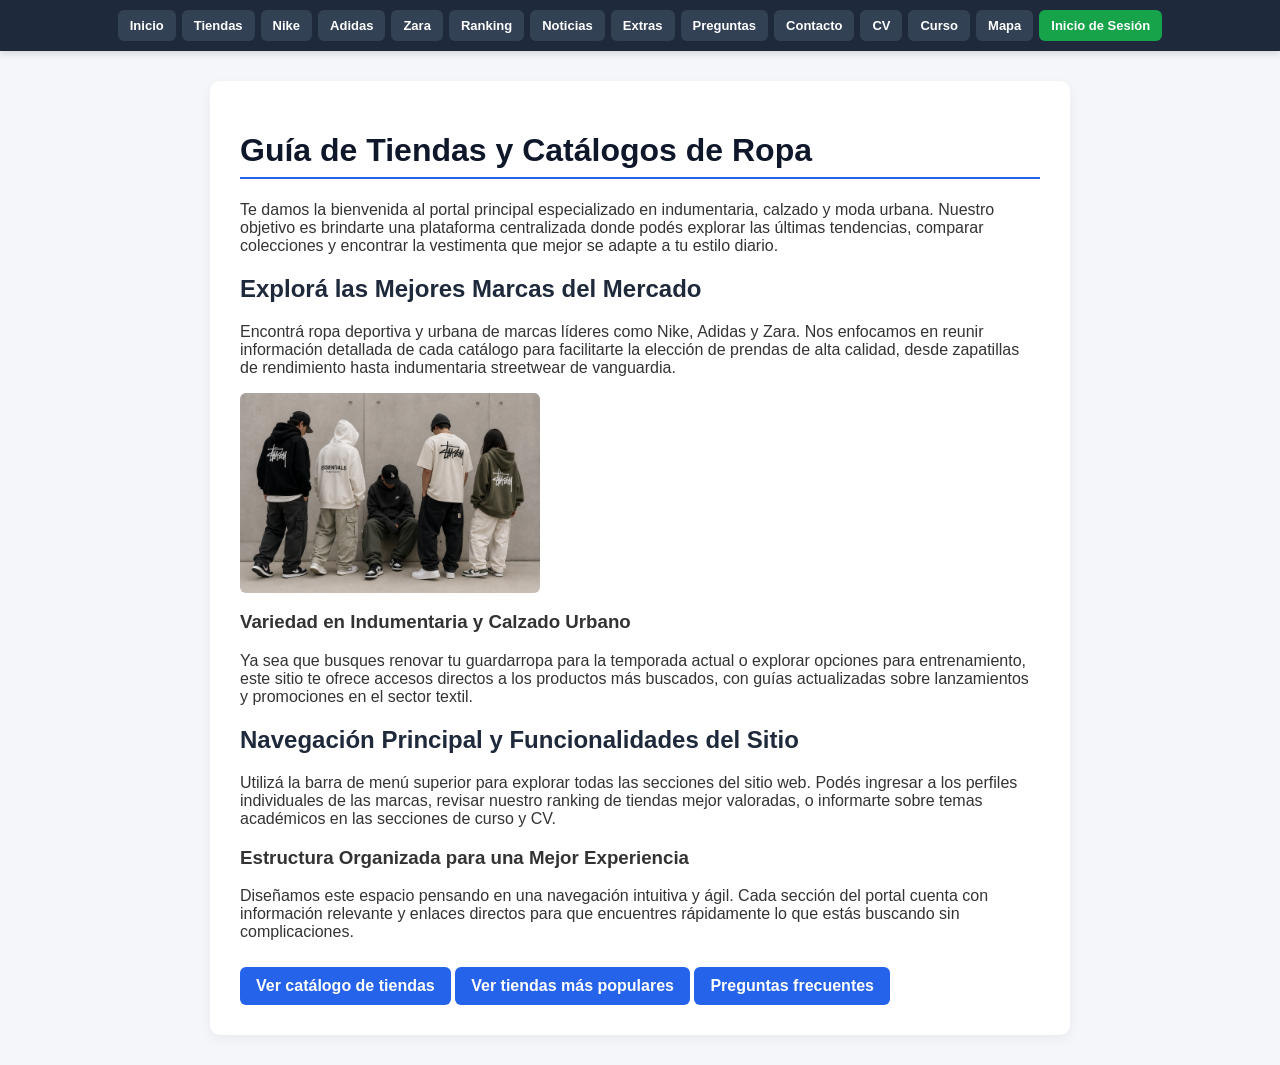
<file: index.html>
<!DOCTYPE html>
<html lang="es">

<head>
    <meta charset="UTF-8">
    <meta name="viewport" content="width=device-width, initial-scale=1.0">
    <title>Catálogo de Tiendas de Ropa Deportiva y Moda Urbana</title>
    <meta name="description" content="Tu portal de referencia para explorar catálogos de indumentaria urbana y calzado deportivo. Descubrí colecciones de Nike, Adidas, Zara y más marcas líderes.">
    <link rel="stylesheet" href="estilos.css">
</head>

<body>

    <nav>
        <a href="index.html" class="nav-btn">Inicio</a>
        <a href="tiendas.html" class="nav-btn">Tiendas</a>
        <a href="nike.html" class="nav-btn">Nike</a>
        <a href="adidas.html" class="nav-btn">Adidas</a>
        <a href="zara.html" class="nav-btn">Zara</a>
        <a href="ranking.html" class="nav-btn">Ranking</a>
        <a href="blog.html" class="nav-btn">Noticias</a>
        <a href="extras.html" class="nav-btn">Extras</a>
        <a href="preguntas.html" class="nav-btn">Preguntas</a>
        <a href="contacto.html" class="nav-btn">Contacto</a>
        <a href="cv.html" class="nav-btn">CV</a>
        <a href="curso.html" class="nav-btn">Curso</a>
        <a href="mapa.html" class="nav-btn">Mapa</a>
        <a href="iniciodesesion.html" class="nav-btn nav-login">Inicio de Sesión</a>
    </nav>

    <div class="contenedor">
        <h1>Guía de Tiendas y Catálogos de Ropa</h1>

        <p>Te damos la bienvenida al portal principal especializado en indumentaria, calzado y moda urbana. Nuestro objetivo es brindarte una plataforma centralizada donde podés explorar las últimas tendencias, comparar colecciones y encontrar la vestimenta que mejor se adapte a tu estilo diario.</p>

        <h2>Explorá las Mejores Marcas del Mercado</h2>

        <p>Encontrá ropa deportiva y urbana de marcas líderes como Nike, Adidas y Zara. Nos enfocamos en reunir información detallada de cada catálogo para facilitarte la elección de prendas de alta calidad, desde zapatillas de rendimiento hasta indumentaria streetwear de vanguardia.</p>

        <img src="imagenes/ropaurbana.png" width="300" alt="Catálogo de moda urbana y ropa deportiva de marcas reconocidas">

        <h3>Variedad en Indumentaria y Calzado Urbano</h3>
        <p>Ya sea que busques renovar tu guardarropa para la temporada actual o explorar opciones para entrenamiento, este sitio te ofrece accesos directos a los productos más buscados, con guías actualizadas sobre lanzamientos y promociones en el sector textil.</p>

        <h2>Navegación Principal y Funcionalidades del Sitio</h2>

        <p>Utilizá la barra de menú superior para explorar todas las secciones del sitio web. Podés ingresar a los perfiles individuales de las marcas, revisar nuestro ranking de tiendas mejor valoradas, o informarte sobre temas académicos en las secciones de curso y CV.</p>

        <h3>Estructura Organizada para una Mejor Experiencia</h3>
        <p>Diseñamos este espacio pensando en una navegación intuitiva y ágil. Cada sección del portal cuenta con información relevante y enlaces directos para que encuentres rápidamente lo que estás buscando sin complicaciones.</p>

        <a href="tiendas.html" class="boton-link">Ver catálogo de tiendas</a>
        <a href="ranking.html" class="boton-link">Ver tiendas más populares</a>
        <a href="preguntas.html" class="boton-link">Preguntas frecuentes</a>
    </div>

</body>

</html>
</file>
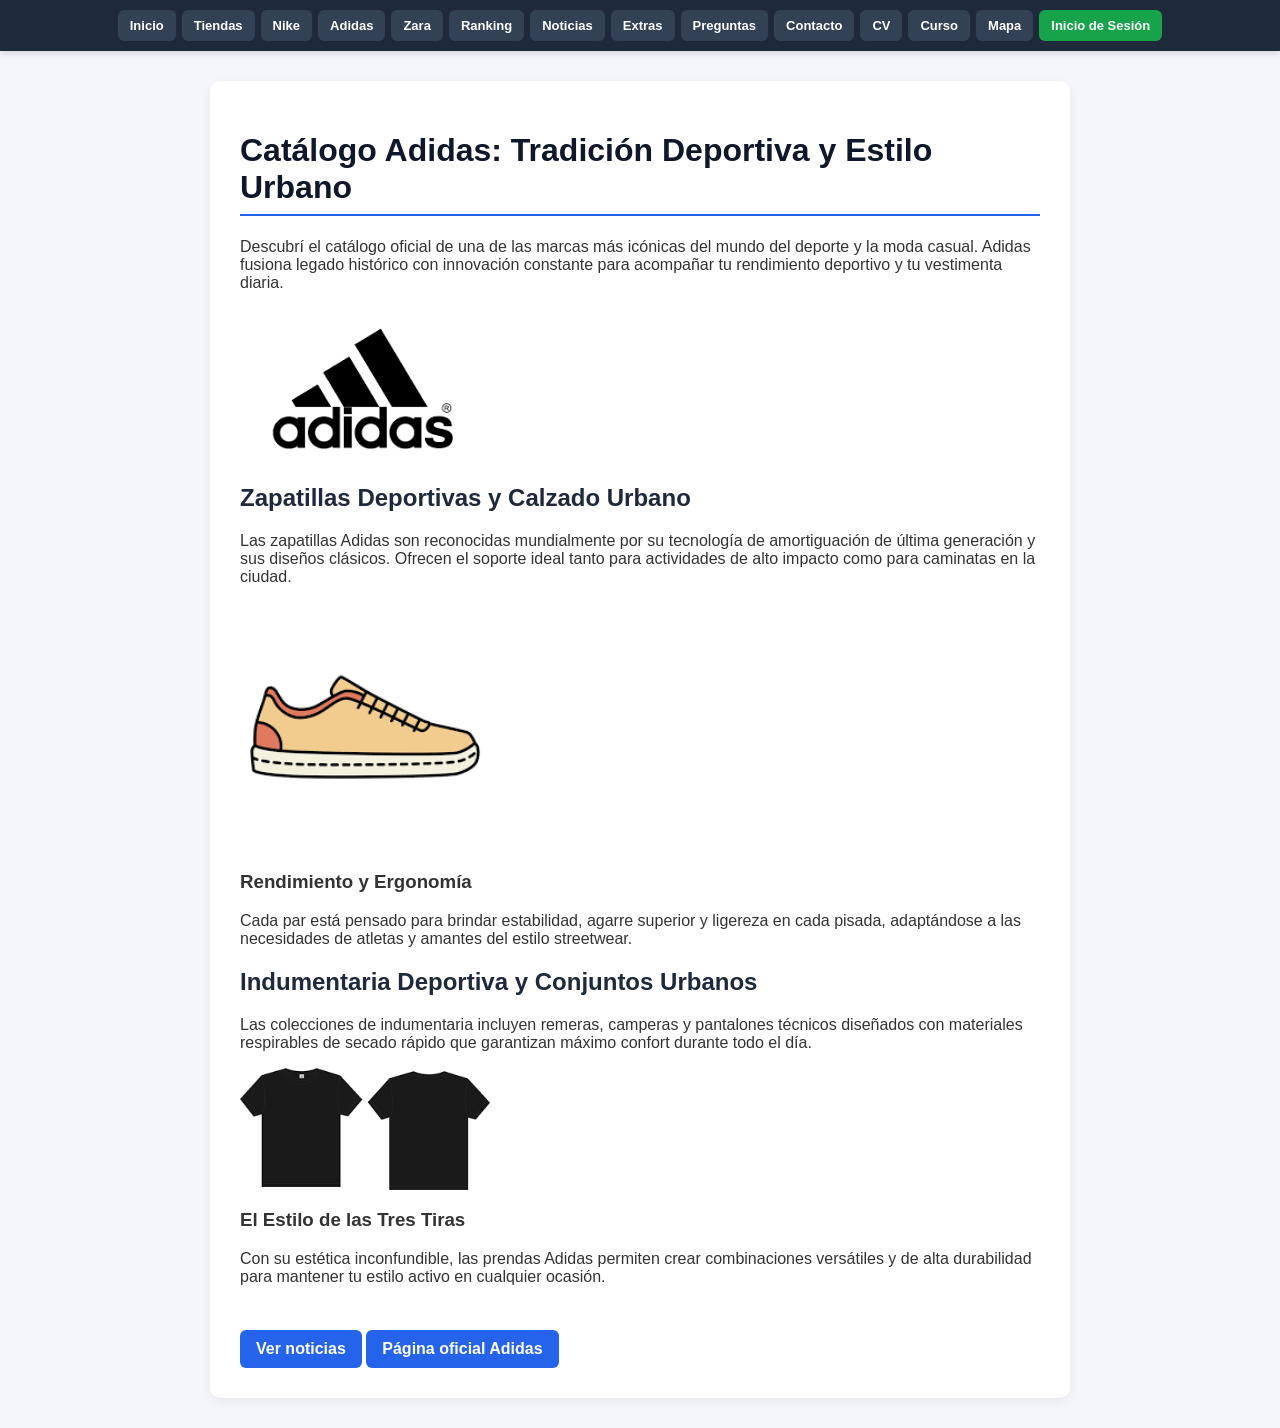
<file: adidas.html>
<!DOCTYPE html>
<html lang="es">

<head>
    <meta charset="UTF-8">
    <meta name="viewport" content="width=device-width, initial-scale=1.0">
    <title>Catálogo Adidas - Zapatillas Deportivas y Indumentaria Urbana</title>
    <meta name="description" content="Explorá el catálogo de Adidas con las últimas colecciones en zapatillas deportivas, ropa de entrenamiento y moda urbana. Ingresá a la web oficial.">
    <link rel="stylesheet" href="estilos.css">
</head>

<body>

    <nav>
        <a href="index.html" class="nav-btn">Inicio</a>
        <a href="tiendas.html" class="nav-btn">Tiendas</a>
        <a href="nike.html" class="nav-btn">Nike</a>
        <a href="adidas.html" class="nav-btn">Adidas</a>
        <a href="zara.html" class="nav-btn">Zara</a>
        <a href="ranking.html" class="nav-btn">Ranking</a>
        <a href="blog.html" class="nav-btn">Noticias</a>
        <a href="extras.html" class="nav-btn">Extras</a>
        <a href="preguntas.html" class="nav-btn">Preguntas</a>
        <a href="contacto.html" class="nav-btn">Contacto</a>
        <a href="cv.html" class="nav-btn">CV</a>
        <a href="curso.html" class="nav-btn">Curso</a>
        <a href="mapa.html" class="nav-btn">Mapa</a>
        <a href="iniciodesesion.html" class="nav-btn nav-login">Inicio de Sesión</a>
    </nav>

    <div class="contenedor">
        <div class="header-seccion">
            <h1>Catálogo Adidas: Tradición Deportiva y Estilo Urbano</h1>
            <p>Descubrí el catálogo oficial de una de las marcas más icónicas del mundo del deporte y la moda casual. Adidas fusiona legado histórico con innovación constante para acompañar tu rendimiento deportivo y tu vestimenta diaria.</p>

            <div class="logo-marca">
                <img src="imagenes/adidas.png" width="250" alt="Logo oficial de la marca deportiva Adidas">
            </div>
        </div>

        <div class="bloque-producto">
            <h2>Zapatillas Deportivas y Calzado Urbano</h2>
            <p>Las zapatillas Adidas son reconocidas mundialmente por su tecnología de amortiguación de última generación y sus diseños clásicos. Ofrecen el soporte ideal tanto para actividades de alto impacto como para caminatas en la ciudad.</p>

            <div class="imagen-contenedor">
                <img src="imagenes/zapatillas.png" width="250" alt="Zapatillas deportivas Adidas para entrenamiento y uso casual">
            </div>

            <h3>Rendimiento y Ergonomía</h3>
            <p>Cada par está pensado para brindar estabilidad, agarre superior y ligereza en cada pisada, adaptándose a las necesidades de atletas y amantes del estilo streetwear.</p>
        </div>

        <div class="bloque-producto">
            <h2>Indumentaria Deportiva y Conjuntos Urbanos</h2>
            <p>Las colecciones de indumentaria incluyen remeras, camperas y pantalones técnicos diseñados con materiales respirables de secado rápido que garantizan máximo confort durante todo el día.</p>

            <div class="imagen-contenedor">
                <img src="imagenes/remera.png" width="250" alt="Remera urbana y deportiva Adidas de algodón respirable">
            </div>

            <h3>El Estilo de las Tres Tiras</h3>
            <p>Con su estética inconfundible, las prendas Adidas permiten crear combinaciones versátiles y de alta durabilidad para mantener tu estilo activo en cualquier ocasión.</p>
        </div>

        <div class="bloque-enlaces">
            <br>
            <a href="blog.html" class="boton-link">Ver noticias</a>
            <a href="https://www.adidas.com" target="_blank" rel="noopener" class="boton-link">Página oficial Adidas</a>
        </div>
    </div>

</body>

</html>
</file>
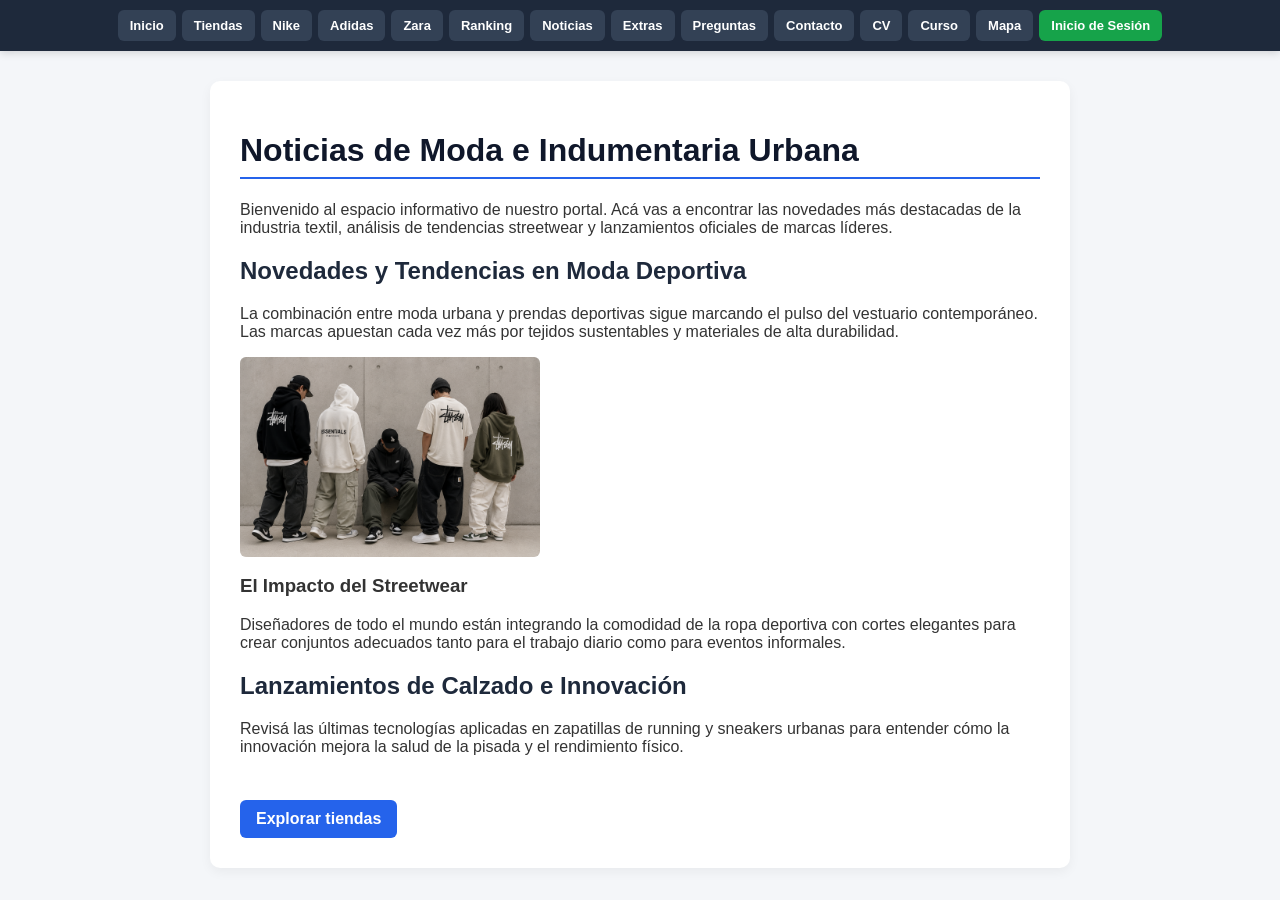
<file: blog.html>
<!DOCTYPE html>
<html lang="es">

<head>
    <meta charset="UTF-8">
    <meta name="viewport" content="width=device-width, initial-scale=1.0">
    <title>Noticias y Blog de Moda - Tendencias e Indumentaria Urbana</title>
    <meta name="description" content="Enterate de las últimas noticias sobre moda urbana, tendencias en calzado deportivo y novedades sobre marcas de indumentaria en nuestro blog.">
    <link rel="stylesheet" href="estilos.css">
</head>

<body>

    <nav>
        <a href="index.html" class="nav-btn">Inicio</a>
        <a href="tiendas.html" class="nav-btn">Tiendas</a>
        <a href="nike.html" class="nav-btn">Nike</a>
        <a href="adidas.html" class="nav-btn">Adidas</a>
        <a href="zara.html" class="nav-btn">Zara</a>
        <a href="ranking.html" class="nav-btn">Ranking</a>
        <a href="blog.html" class="nav-btn">Noticias</a>
        <a href="extras.html" class="nav-btn">Extras</a>
        <a href="preguntas.html" class="nav-btn">Preguntas</a>
        <a href="contacto.html" class="nav-btn">Contacto</a>
        <a href="cv.html" class="nav-btn">CV</a>
        <a href="curso.html" class="nav-btn">Curso</a>
        <a href="mapa.html" class="nav-btn">Mapa</a>
        <a href="iniciodesesion.html" class="nav-btn nav-login">Inicio de Sesión</a>
    </nav>

    <div class="contenedor">
        <div class="header-seccion">
            <h1>Noticias de Moda e Indumentaria Urbana</h1>
            <p>Bienvenido al espacio informativo de nuestro portal. Acá vas a encontrar las novedades más destacadas de la industria textil, análisis de tendencias streetwear y lanzamientos oficiales de marcas líderes.</p>
        </div>

        <div class="articulo-blog">
            <h2>Novedades y Tendencias en Moda Deportiva</h2>
            <p>La combinación entre moda urbana y prendas deportivas sigue marcando el pulso del vestuario contemporáneo. Las marcas apuestan cada vez más por tejidos sustentables y materiales de alta durabilidad.</p>

            <div class="imagen-contenedor">
                <img src="imagenes/ropaurbana.png" width="300" alt="Tendencias de ropa urbana y moda casual en noticias del blog">
            </div>

            <h3>El Impacto del Streetwear</h3>
            <p>Diseñadores de todo el mundo están integrando la comodidad de la ropa deportiva con cortes elegantes para crear conjuntos adecuados tanto para el trabajo diario como para eventos informales.</p>
        </div>

        <div class="articulo-blog">
            <h2>Lanzamientos de Calzado e Innovación</h2>
            <p>Revisá las últimas tecnologías aplicadas en zapatillas de running y sneakers urbanas para entender cómo la innovación mejora la salud de la pisada y el rendimiento físico.</p>
        </div>

        <div class="bloque-enlaces">
            <br>
            <a href="tiendas.html" class="boton-link">Explorar tiendas</a>
        </div>
    </div>

</body>

</html>
</file>
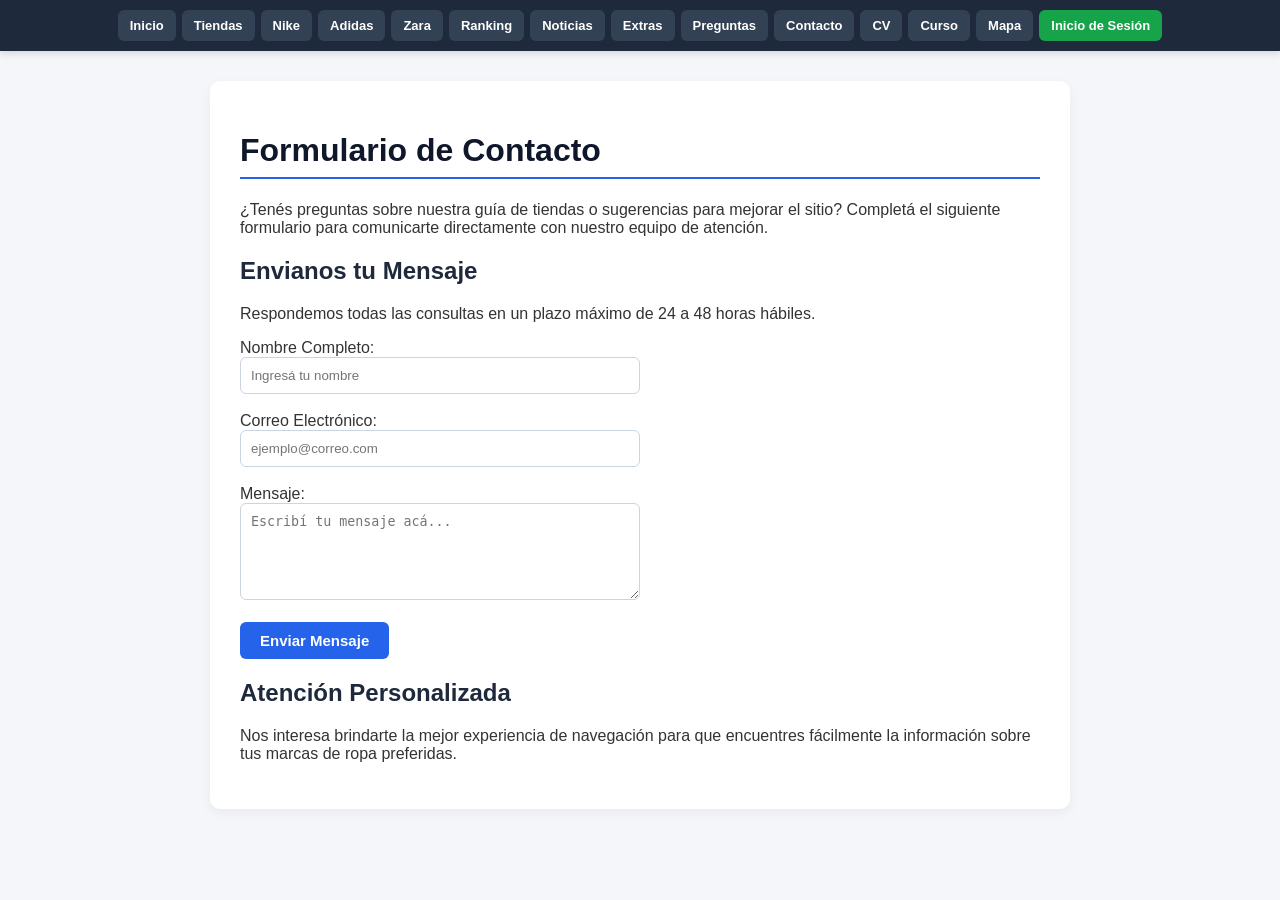
<file: contacto.html>
<!DOCTYPE html>
<html lang="es">

<head>
    <meta charset="UTF-8">
    <meta name="viewport" content="width=device-width, initial-scale=1.0">
    <title>Contacto - Atención al Cliente y Consultas Web</title>
    <meta name="description" content="Ponete en contacto con nuestro equipo. Envianos tus dudas, sugerencias o consultas sobre catálogos y tiendas a través del formulario de contacto.">
    <link rel="stylesheet" href="estilos.css">
</head>

<body>

    <nav>
        <a href="index.html" class="nav-btn">Inicio</a>
        <a href="tiendas.html" class="nav-btn">Tiendas</a>
        <a href="nike.html" class="nav-btn">Nike</a>
        <a href="adidas.html" class="nav-btn">Adidas</a>
        <a href="zara.html" class="nav-btn">Zara</a>
        <a href="ranking.html" class="nav-btn">Ranking</a>
        <a href="blog.html" class="nav-btn">Noticias</a>
        <a href="extras.html" class="nav-btn">Extras</a>
        <a href="preguntas.html" class="nav-btn">Preguntas</a>
        <a href="contacto.html" class="nav-btn">Contacto</a>
        <a href="cv.html" class="nav-btn">CV</a>
        <a href="curso.html" class="nav-btn">Curso</a>
        <a href="mapa.html" class="nav-btn">Mapa</a>
        <a href="iniciodesesion.html" class="nav-btn nav-login">Inicio de Sesión</a>
    </nav>

    <div class="contenedor">
        <div class="header-seccion">
            <h1>Formulario de Contacto</h1>
            <p>¿Tenés preguntas sobre nuestra guía de tiendas o sugerencias para mejorar el sitio? Completá el siguiente formulario para comunicarte directamente con nuestro equipo de atención.</p>
        </div>

        <div class="bloque-formulario">
            <h2>Envianos tu Mensaje</h2>
            <p>Respondemos todas las consultas en un plazo máximo de 24 a 48 horas hábiles.</p>

            <div class="formulario-contacto">
                <form action="#" method="post">
                    <div class="campo-form">
                        <label for="nombre">Nombre Completo:</label><br>
                        <input type="text" id="nombre" name="nombre" placeholder="Ingresá tu nombre" required>
                    </div>
                    <br>
                    <div class="campo-form">
                        <label for="email">Correo Electrónico:</label><br>
                        <input type="email" id="email" name="email" placeholder="ejemplo@correo.com" required>
                    </div>
                    <br>
                    <div class="campo-form">
                        <label for="mensaje">Mensaje:</label><br>
                        <textarea id="mensaje" name="mensaje" rows="5" placeholder="Escribí tu mensaje acá..." required></textarea>
                    </div>
                    <br>
                    <div class="boton-form">
                        <input type="submit" value="Enviar Mensaje" class="btn-submit">
                    </div>
                </form>
            </div>
        </div>

        <div class="bloque-info">
            <h2>Atención Personalizada</h2>
            <p>Nos interesa brindarte la mejor experiencia de navegación para que encuentres fácilmente la información sobre tus marcas de ropa preferidas.</p>
        </div>
    </div>

</body>

</html>
</file>
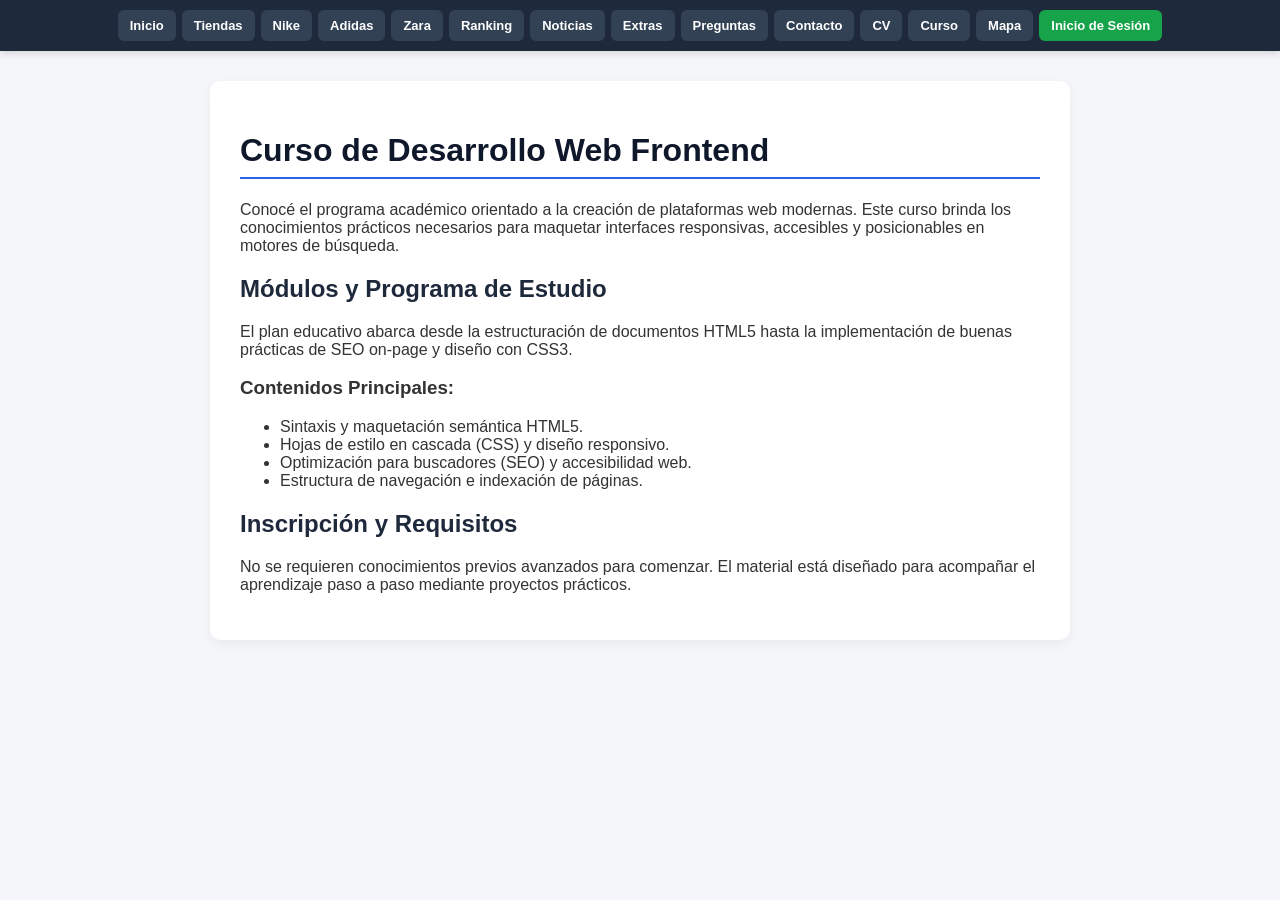
<file: curso.html>
<!DOCTYPE html>
<html lang="es">

<head>
    <meta charset="UTF-8">
    <meta name="viewport" content="width=device-width, initial-scale=1.0">
    <title>Curso de Desarrollo Web - Capacitación en HTML, CSS y SEO</title>
    <meta name="description" content="Descubrí nuestro curso de desarrollo web estructurado. Aprendé a maquetar páginas responsivas y optimizadas para buscadores desde cero.">
    <link rel="stylesheet" href="estilos.css">
</head>

<body>

    <nav>
        <a href="index.html" class="nav-btn">Inicio</a>
        <a href="tiendas.html" class="nav-btn">Tiendas</a>
        <a href="nike.html" class="nav-btn">Nike</a>
        <a href="adidas.html" class="nav-btn">Adidas</a>
        <a href="zara.html" class="nav-btn">Zara</a>
        <a href="ranking.html" class="nav-btn">Ranking</a>
        <a href="blog.html" class="nav-btn">Noticias</a>
        <a href="extras.html" class="nav-btn">Extras</a>
        <a href="preguntas.html" class="nav-btn">Preguntas</a>
        <a href="contacto.html" class="nav-btn">Contacto</a>
        <a href="cv.html" class="nav-btn">CV</a>
        <a href="curso.html" class="nav-btn">Curso</a>
        <a href="mapa.html" class="nav-btn">Mapa</a>
        <a href="iniciodesesion.html" class="nav-btn nav-login">Inicio de Sesión</a>
    </nav>

    <div class="contenedor">
        <div class="header-seccion">
            <h1>Curso de Desarrollo Web Frontend</h1>
            <p>Conocé el programa académico orientado a la creación de plataformas web modernas. Este curso brinda los conocimientos prácticos necesarios para maquetar interfaces responsivas, accesibles y posicionables en motores de búsqueda.</p>
        </div>

        <div class="bloque-curso">
            <h2>Módulos y Programa de Estudio</h2>
            <p>El plan educativo abarca desde la estructuración de documentos HTML5 hasta la implementación de buenas prácticas de SEO on-page y diseño con CSS3.</p>

            <h3>Contenidos Principales:</h3>
            <ul>
                <li>Sintaxis y maquetación semántica HTML5.</li>
                <li>Hojas de estilo en cascada (CSS) y diseño responsivo.</li>
                <li>Optimización para buscadores (SEO) y accesibilidad web.</li>
                <li>Estructura de navegación e indexación de páginas.</li>
            </ul>
        </div>

        <div class="bloque-info">
            <h2>Inscripción y Requisitos</h2>
            <p>No se requieren conocimientos previos avanzados para comenzar. El material está diseñado para acompañar el aprendizaje paso a paso mediante proyectos prácticos.</p>
        </div>
    </div>

</body>

</html>
</file>
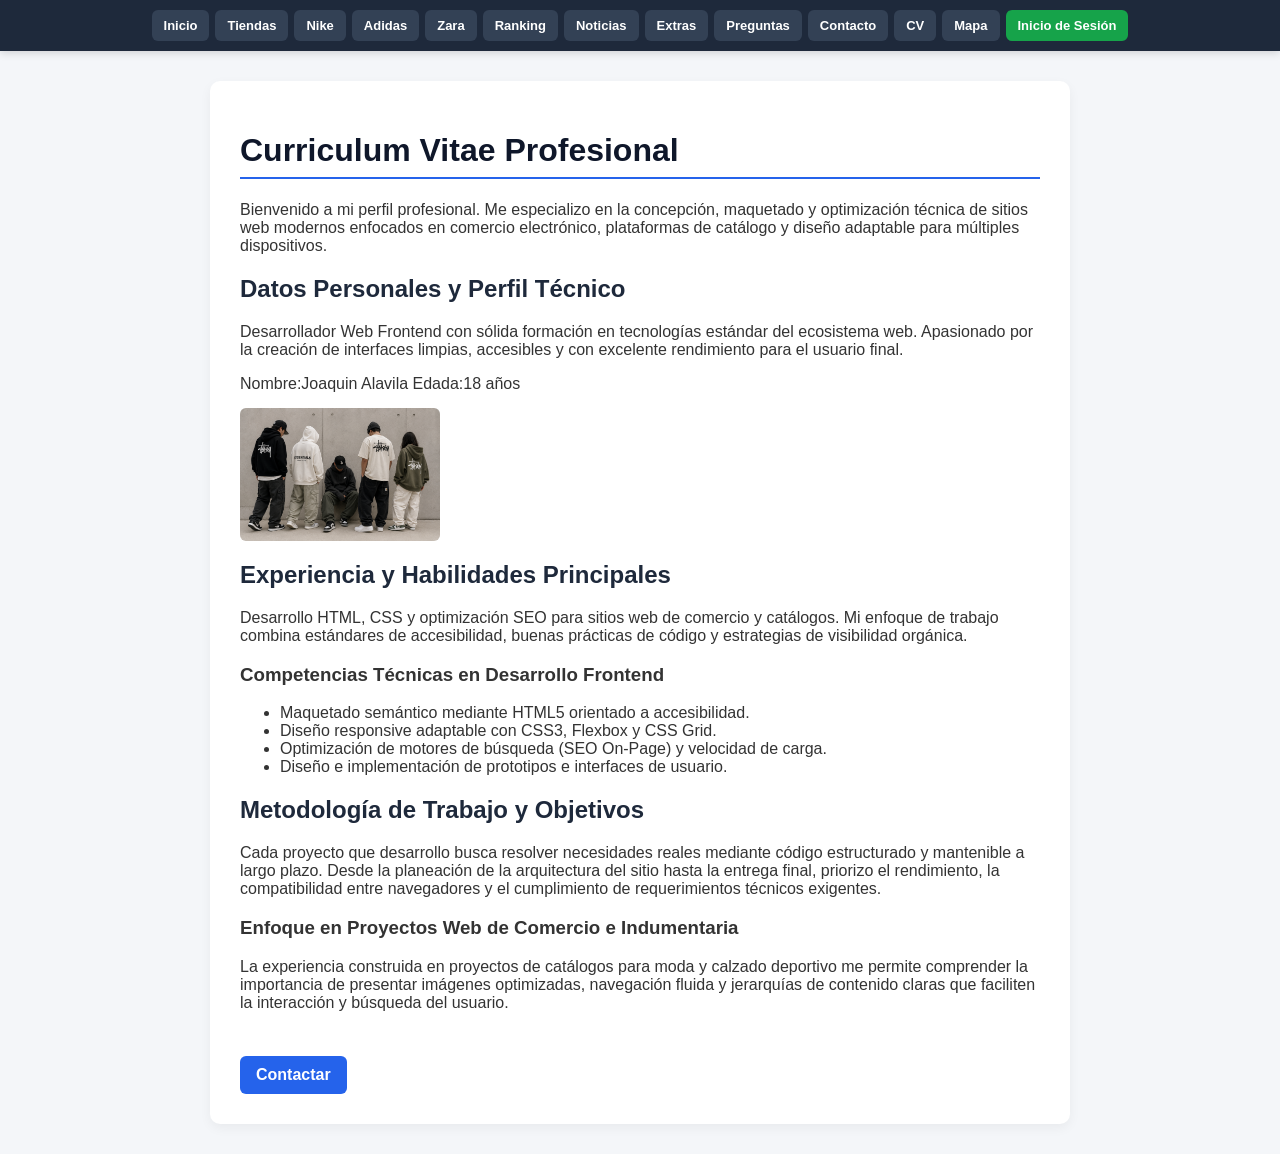
<file: cv.html>
<!DOCTYPE html>
<html lang="es">

<head>
    <meta charset="UTF-8">
    <meta name="viewport" content="width=device-width, initial-scale=1.0">
    <title>Curriculum Vitae - Desarrollador Web y Especialista SEO</title>
    <meta name="description" content="Perfil profesional y Curriculum Vitae del desarrollador especializado en maquetado web frontend, HTML5, CSS3, JavaScript y optimización SEO.">
    <link rel="stylesheet" href="estilos.css">
</head>

<body>

    <nav>
        <a href="index.html" class="nav-btn">Inicio</a>
        <a href="tiendas.html" class="nav-btn">Tiendas</a>
        <a href="nike.html" class="nav-btn">Nike</a>
        <a href="adidas.html" class="nav-btn">Adidas</a>
        <a href="zara.html" class="nav-btn">Zara</a>
        <a href="ranking.html" class="nav-btn">Ranking</a>
        <a href="blog.html" class="nav-btn">Noticias</a>
        <a href="extras.html" class="nav-btn">Extras</a>
        <a href="preguntas.html" class="nav-btn">Preguntas</a>
        <a href="contacto.html" class="nav-btn">Contacto</a>
        <a href="cv.html" class="nav-btn">CV</a>
        <a href="mapa.html" class="nav-btn">Mapa</a>
        <a href="iniciodesesion.html" class="nav-btn nav-login">Inicio de Sesión</a>
    </nav>

    <div class="contenedor">
        <h1>Curriculum Vitae Profesional</h1>

        <p>Bienvenido a mi perfil profesional. Me especializo en la concepción, maquetado y optimización técnica de sitios web modernos enfocados en comercio electrónico, plataformas de catálogo y diseño adaptable para múltiples dispositivos.</p>

        <h2>Datos Personales y Perfil Técnico</h2>
        <p>Desarrollador Web Frontend con sólida formación en tecnologías estándar del ecosistema web. Apasionado por la creación de interfaces limpias, accesibles y con excelente rendimiento para el usuario final.</p>
        <p4>Nombre:Joaquin Alavila              Edada:18 años</p4>

        <img src="imagenes/ropaurbana.png" width="200" alt="Fotografía de perfil profesional del desarrollador web">

        <h2>Experiencia y Habilidades Principales</h2>
        <p>Desarrollo HTML, CSS y optimización SEO para sitios web de comercio y catálogos. Mi enfoque de trabajo combina estándares de accesibilidad, buenas prácticas de código y estrategias de visibilidad orgánica.</p>

        <h3>Competencias Técnicas en Desarrollo Frontend</h3>
        <ul>
            <li>Maquetado semántico mediante HTML5 orientado a accesibilidad.</li>
            <li>Diseño responsive adaptable con CSS3, Flexbox y CSS Grid.</li>
            <li>Optimización de motores de búsqueda (SEO On-Page) y velocidad de carga.</li>
            <li>Diseño e implementación de prototipos e interfaces de usuario.</li>
        </ul>

        <h2>Metodología de Trabajo y Objetivos</h2>
        <p>Cada proyecto que desarrollo busca resolver necesidades reales mediante código estructurado y mantenible a largo plazo. Desde la planeación de la arquitectura del sitio hasta la entrega final, priorizo el rendimiento, la compatibilidad entre navegadores y el cumplimiento de requerimientos técnicos exigentes.</p>

        <h3>Enfoque en Proyectos Web de Comercio e Indumentaria</h3>
        <p>La experiencia construida en proyectos de catálogos para moda y calzado deportivo me permite comprender la importancia de presentar imágenes optimizadas, navegación fluida y jerarquías de contenido claras que faciliten la interacción y búsqueda del usuario.</p>

        
        <br>

        <a href="contacto.html" class="boton-link">Contactar</a>
    </div>

</body>

</html>
</file>
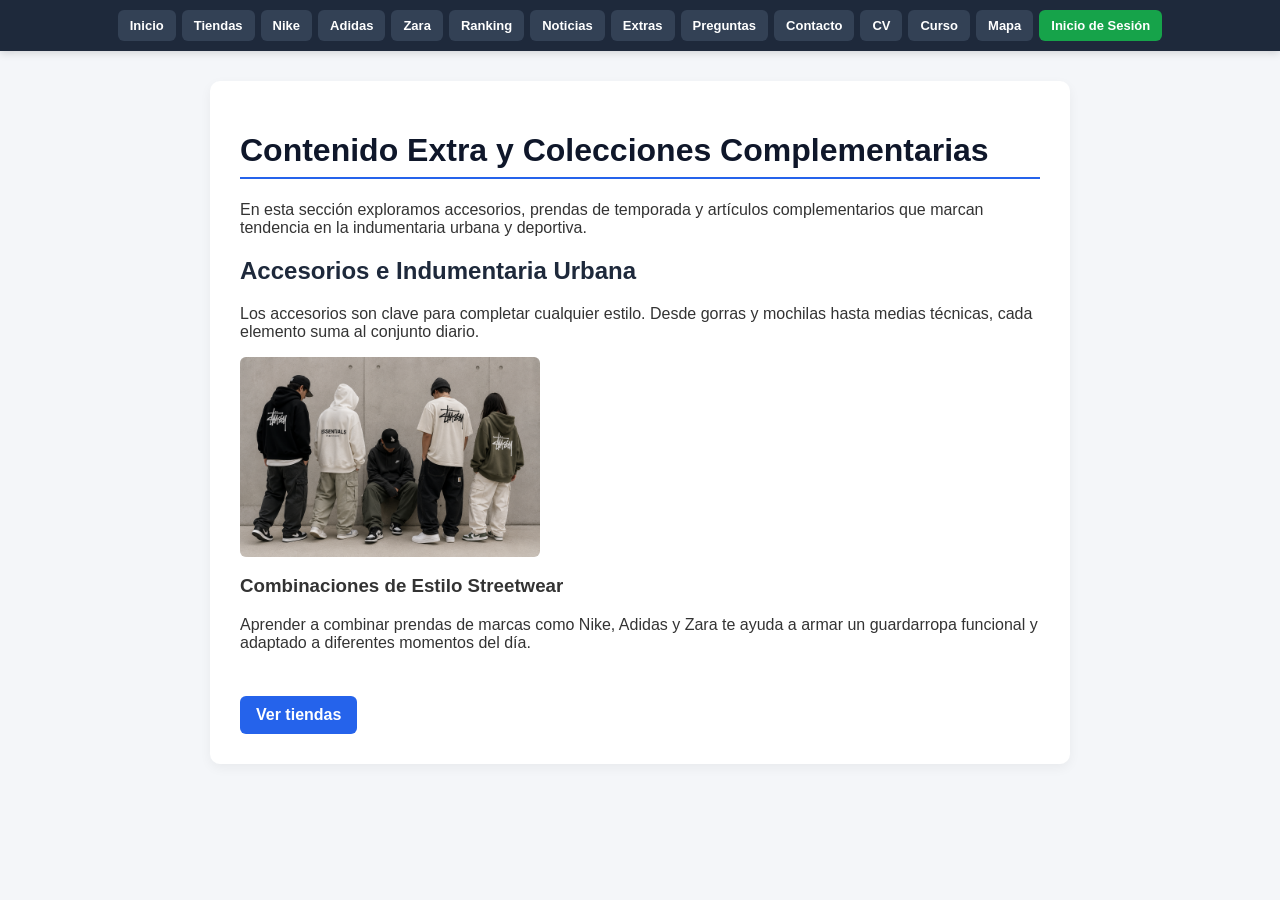
<file: extras.html>
<!DOCTYPE html>
<html lang="es">

<head>
    <meta charset="UTF-8">
    <meta name="viewport" content="width=device-width, initial-scale=1.0">
    <title>Contenido Extra - Accesorios y Ropa Urbana Destacada</title>
    <meta name="description" content="Descubrí contenido extra sobre accesorios, combinaciones de ropa urbana e indumentaria complementaria en nuestro catálogo general.">
    <link rel="stylesheet" href="estilos.css">
</head>

<body>

    <nav>
        <a href="index.html" class="nav-btn">Inicio</a>
        <a href="tiendas.html" class="nav-btn">Tiendas</a>
        <a href="nike.html" class="nav-btn">Nike</a>
        <a href="adidas.html" class="nav-btn">Adidas</a>
        <a href="zara.html" class="nav-btn">Zara</a>
        <a href="ranking.html" class="nav-btn">Ranking</a>
        <a href="blog.html" class="nav-btn">Noticias</a>
        <a href="extras.html" class="nav-btn">Extras</a>
        <a href="preguntas.html" class="nav-btn">Preguntas</a>
        <a href="contacto.html" class="nav-btn">Contacto</a>
        <a href="cv.html" class="nav-btn">CV</a>
        <a href="curso.html" class="nav-btn">Curso</a>
        <a href="mapa.html" class="nav-btn">Mapa</a>
        <a href="iniciodesesion.html" class="nav-btn nav-login">Inicio de Sesión</a>
    </nav>

    <div class="contenedor">
        <div class="header-seccion">
            <h1>Contenido Extra y Colecciones Complementarias</h1>
            <p>En esta sección exploramos accesorios, prendas de temporada y artículos complementarios que marcan tendencia en la indumentaria urbana y deportiva.</p>
        </div>

        <div class="bloque-extra">
            <h2>Accesorios e Indumentaria Urbana</h2>
            <p>Los accesorios son clave para completar cualquier estilo. Desde gorras y mochilas hasta medias técnicas, cada elemento suma al conjunto diario.</p>

            <div class="imagen-contenedor">
                <img src="imagenes/ropaurbana.png" width="300" alt="Ropa urbana y accesorios variados de catálogo">
            </div>

            <h3>Combinaciones de Estilo Streetwear</h3>
            <p>Aprender a combinar prendas de marcas como Nike, Adidas y Zara te ayuda a armar un guardarropa funcional y adaptado a diferentes momentos del día.</p>
        </div>

        <div class="bloque-enlaces">
            <br>
            <a href="tiendas.html" class="boton-link">Ver tiendas</a>
        </div>
    </div>

</body>

</html>
</file>
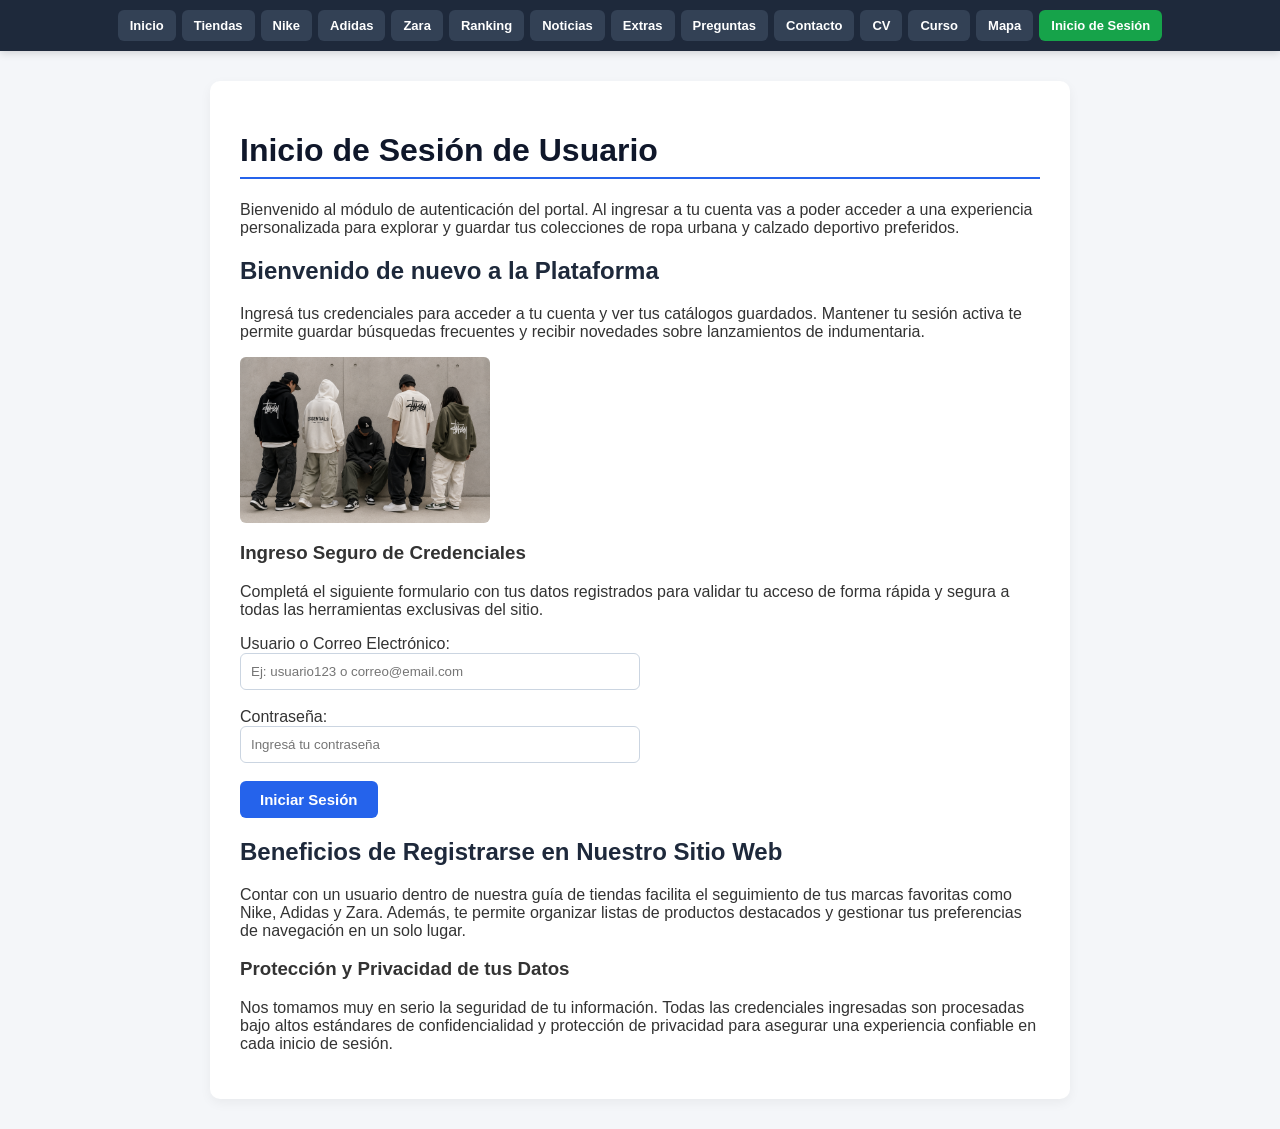
<file: iniciosecion.html>
<!DOCTYPE html>
<html lang="es">

<head>
    <meta charset="UTF-8">
    <meta name="viewport" content="width=device-width, initial-scale=1.0">
    <title>Inicio de Sesión - Acceso a Cuenta de Usuario y Catálogos</title>
    <meta name="description" content="Accedé a tu cuenta en nuestra plataforma para gestionar tu perfil, personalizar tus catálogos de indumentaria guardados y acceder a beneficios exclusivos.">
    <link rel="stylesheet" href="estilos.css">
</head>

<body>

    <nav>
        <a href="index.html" class="nav-btn">Inicio</a>
        <a href="tiendas.html" class="nav-btn">Tiendas</a>
        <a href="nike.html" class="nav-btn">Nike</a>
        <a href="adidas.html" class="nav-btn">Adidas</a>
        <a href="zara.html" class="nav-btn">Zara</a>
        <a href="ranking.html" class="nav-btn">Ranking</a>
        <a href="blog.html" class="nav-btn">Noticias</a>
        <a href="extras.html" class="nav-btn">Extras</a>
        <a href="preguntas.html" class="nav-btn">Preguntas</a>
        <a href="contacto.html" class="nav-btn">Contacto</a>
        <a href="cv.html" class="nav-btn">CV</a>
        <a href="curso.html" class="nav-btn">Curso</a>
        <a href="mapa.html" class="nav-btn">Mapa</a>
        <a href="iniciodesesion.html" class="nav-btn nav-login">Inicio de Sesión</a>
    </nav>

    <div class="contenedor">
        <div class="header-seccion">
            <h1>Inicio de Sesión de Usuario</h1>
            <p>Bienvenido al módulo de autenticación del portal. Al ingresar a tu cuenta vas a poder acceder a una experiencia personalizada para explorar y guardar tus colecciones de ropa urbana y calzado deportivo preferidos.</p>
        </div>

        <div class="bloque-login">
            <h2>Bienvenido de nuevo a la Plataforma</h2>
            <p>Ingresá tus credenciales para acceder a tu cuenta y ver tus catálogos guardados. Mantener tu sesión activa te permite guardar búsquedas frecuentes y recibir novedades sobre lanzamientos de indumentaria.</p>

            <div class="imagen-contenedor">
                <img src="imagenes/ropaurbana.png" width="250" alt="Inicio de sesión de usuario para el catálogo de ropa deportiva y urbana">
            </div>

            <div class="formulario-login">
                <h3>Ingreso Seguro de Credenciales</h3>
                <p>Completá el siguiente formulario con tus datos registrados para validar tu acceso de forma rápida y segura a todas las herramientas exclusivas del sitio.</p>

                <form action="#" method="post">
                    <div class="campo-form">
                        <label for="usuario">Usuario o Correo Electrónico:</label><br>
                        <input type="text" id="usuario" name="usuario" placeholder="Ej: usuario123 o correo@email.com" required>
                    </div>
                    <br>
                    <div class="campo-form">
                        <label for="password">Contraseña:</label><br>
                        <input type="password" id="password" name="password" placeholder="Ingresá tu contraseña" required>
                    </div>
                    <br>
                    <div class="boton-form">
                        <input type="submit" value="Iniciar Sesión" class="btn-submit">
                    </div>
                </form>
            </div>
        </div>

        <div class="bloque-info">
            <h2>Beneficios de Registrarse en Nuestro Sitio Web</h2>
            <p>Contar con un usuario dentro de nuestra guía de tiendas facilita el seguimiento de tus marcas favoritas como Nike, Adidas y Zara. Además, te permite organizar listas de productos destacados y gestionar tus preferencias de navegación en un solo lugar.</p>

            <h3>Protección y Privacidad de tus Datos</h3>
            <p>Nos tomamos muy en serio la seguridad de tu información. Todas las credenciales ingresadas son procesadas bajo altos estándares de confidencialidad y protección de privacidad para asegurar una experiencia confiable en cada inicio de sesión.</p>
        </div>
    </div>

</body>

</html>
</file>
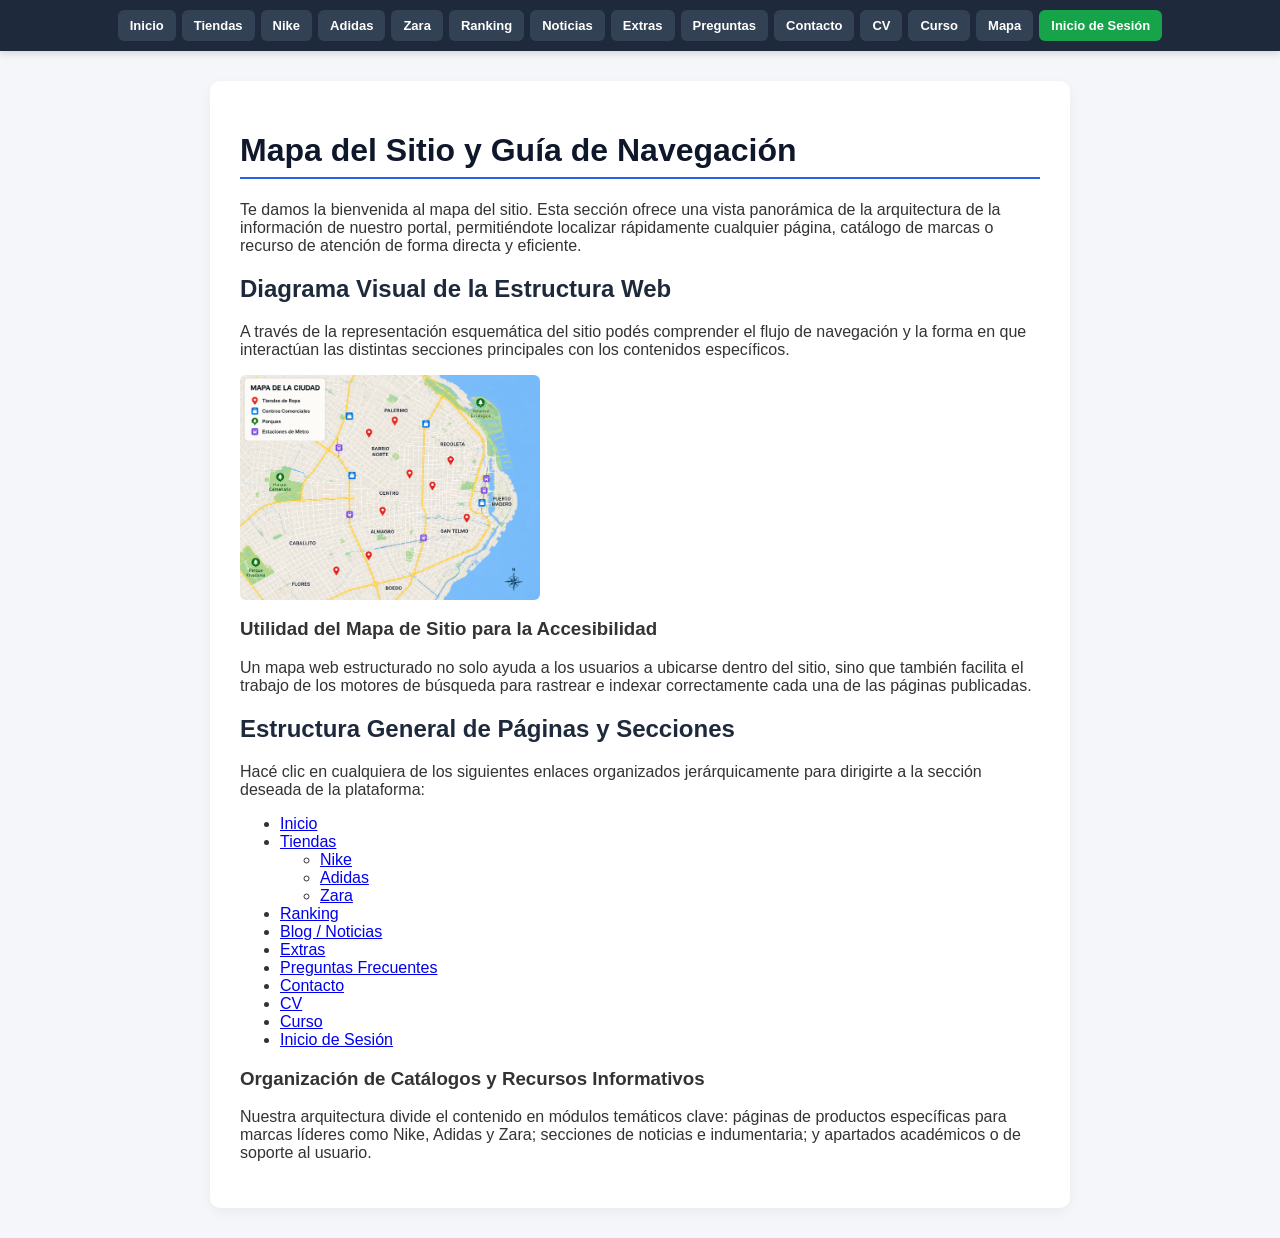
<file: mapa.html>
<!DOCTYPE html>
<html lang="es">

<head>
    <meta charset="UTF-8">
    <meta name="viewport" content="width=device-width, initial-scale=1.0">
    <title>Mapa del Sitio - Arquitectura Web y Guía de Navegación</title>
    <meta name="description" content="Explorá el mapa del sitio web para acceder de forma rápida y organizada a todas las secciones, tiendas, catálogos de marcas y contenido de moda urbana.">
    <link rel="stylesheet" href="estilos.css">
</head>

<body>

    <nav>
        <a href="index.html" class="nav-btn">Inicio</a>
        <a href="tiendas.html" class="nav-btn">Tiendas</a>
        <a href="nike.html" class="nav-btn">Nike</a>
        <a href="adidas.html" class="nav-btn">Adidas</a>
        <a href="zara.html" class="nav-btn">Zara</a>
        <a href="ranking.html" class="nav-btn">Ranking</a>
        <a href="blog.html" class="nav-btn">Noticias</a>
        <a href="extras.html" class="nav-btn">Extras</a>
        <a href="preguntas.html" class="nav-btn">Preguntas</a>
        <a href="contacto.html" class="nav-btn">Contacto</a>
        <a href="cv.html" class="nav-btn">CV</a>
        <a href="curso.html" class="nav-btn">Curso</a>
        <a href="mapa.html" class="nav-btn">Mapa</a>
        <a href="iniciodesesion.html" class="nav-btn nav-login">Inicio de Sesión</a>
    </nav>

    <div class="contenedor">
        <div class="header-seccion">
            <h1>Mapa del Sitio y Guía de Navegación</h1>
            <p>Te damos la bienvenida al mapa del sitio. Esta sección ofrece una vista panorámica de la arquitectura de la información de nuestro portal, permitiéndote localizar rápidamente cualquier página, catálogo de marcas o recurso de atención de forma directa y eficiente.</p>
        </div>

        <div class="bloque-diagrama">
            <h2>Diagrama Visual de la Estructura Web</h2>
            <p>A través de la representación esquemática del sitio podés comprender el flujo de navegación y la forma en que interactúan las distintas secciones principales con los contenidos específicos.</p>

            <div class="imagen-contenedor">
                <img src="imagenes/mapa.png" width="300" alt="Mapa visual de la estructura web y jerarquía de navegación del sitio">
            </div>

            <h3>Utilidad del Mapa de Sitio para la Accesibilidad</h3>
            <p>Un mapa web estructurado no solo ayuda a los usuarios a ubicarse dentro del sitio, sino que también facilita el trabajo de los motores de búsqueda para rastrear e indexar correctamente cada una de las páginas publicadas.</p>
        </div>

        <div class="bloque-estructura">
            <h2>Estructura General de Páginas y Secciones</h2>
            <p>Hacé clic en cualquiera de los siguientes enlaces organizados jerárquicamente para dirigirte a la sección deseada de la plataforma:</p>

            <div class="lista-mapa">
                <ul>
                    <li><a href="index.html">Inicio</a></li>
                    <li><a href="tiendas.html">Tiendas</a>
                        <ul>
                            <li><a href="nike.html">Nike</a></li>
                            <li><a href="adidas.html">Adidas</a></li>
                            <li><a href="zara.html">Zara</a></li>
                        </ul>
                    </li>
                    <li><a href="ranking.html">Ranking</a></li>
                    <li><a href="blog.html">Blog / Noticias</a></li>
                    <li><a href="extras.html">Extras</a></li>
                    <li><a href="preguntas.html">Preguntas Frecuentes</a></li>
                    <li><a href="contacto.html">Contacto</a></li>
                    <li><a href="cv.html">CV</a></li>
                    <li><a href="curso.html">Curso</a></li>
                    <li><a href="iniciodesesion.html">Inicio de Sesión</a></li>
                </ul>
            </div>

            <h3>Organización de Catálogos y Recursos Informativos</h3>
            <p>Nuestra arquitectura divide el contenido en módulos temáticos clave: páginas de productos específicas para marcas líderes como Nike, Adidas y Zara; secciones de noticias e indumentaria; y apartados académicos o de soporte al usuario.</p>
        </div>
    </div>

</body>

</html>
</file>
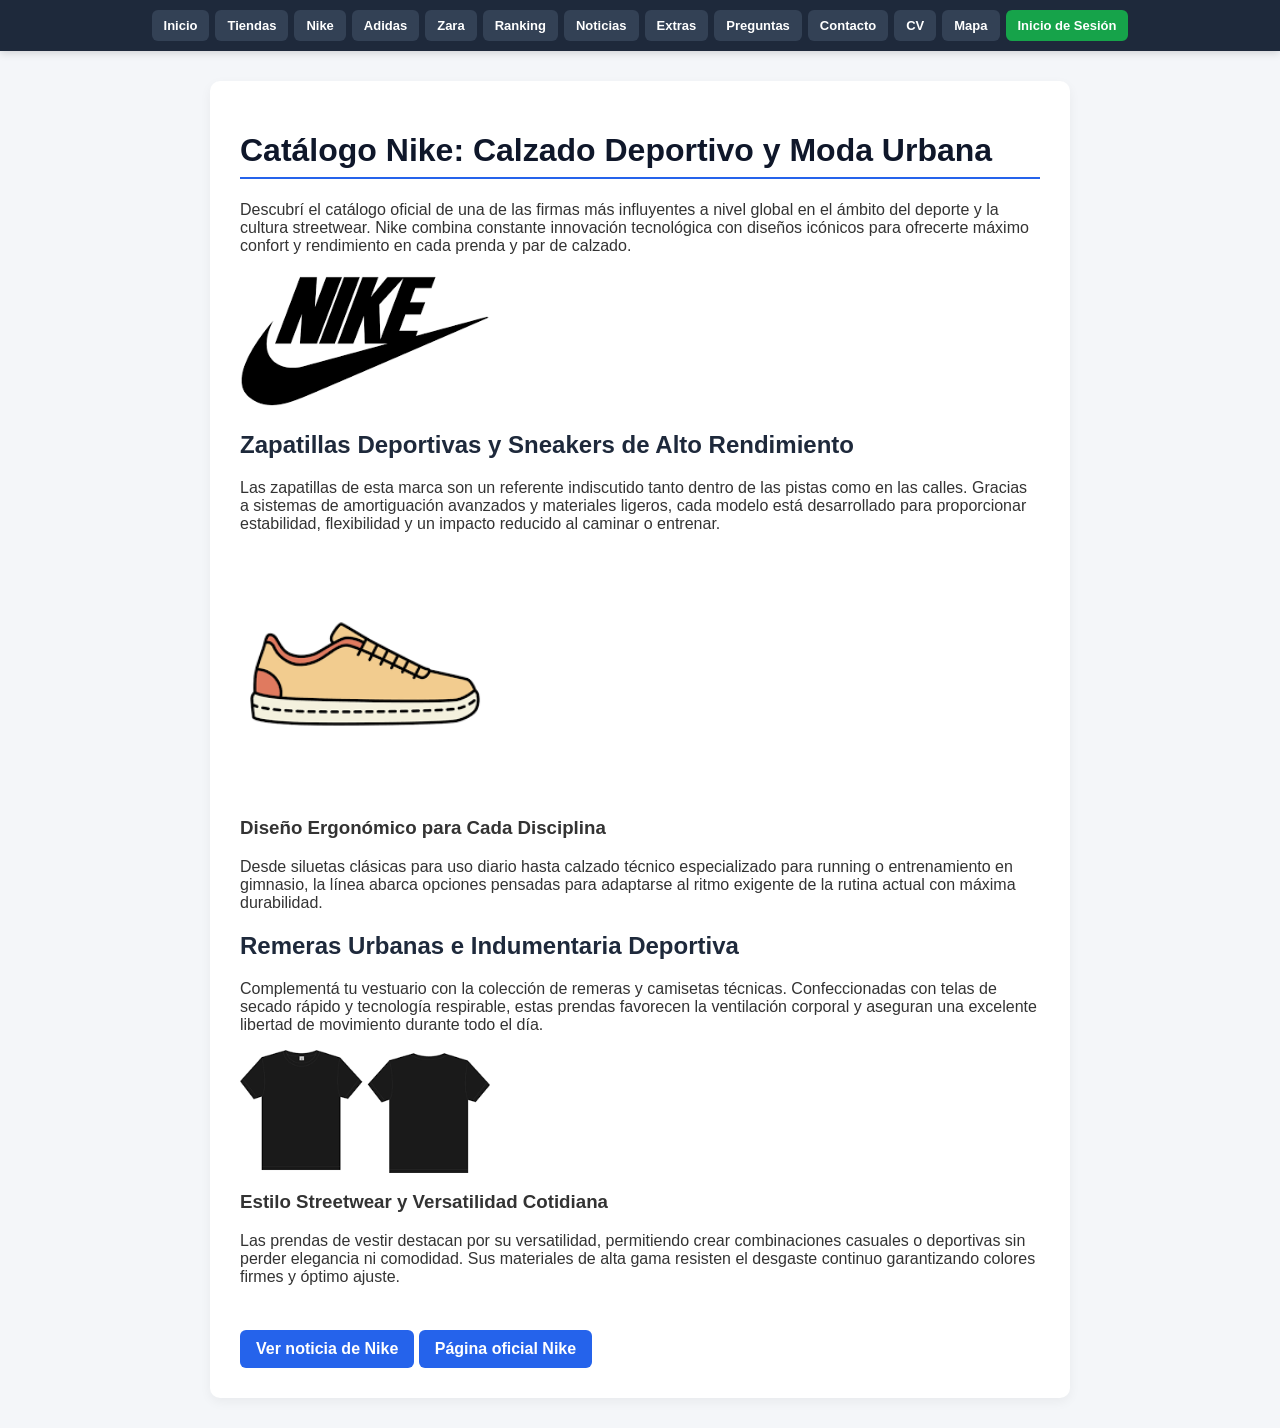
<file: nike.html>
<!DOCTYPE html>
<html lang="es">

<head>
    <meta charset="UTF-8">
    <meta name="viewport" content="width=device-width, initial-scale=1.0">
    <title>Catálogo Nike - Zapatillas Deportivas y Ropa Urbana</title>
    <meta name="description" content="Explorá el catálogo completo de Nike con las últimas novedades en zapatillas deportivas, sneakers de alta tecnología y remeras de moda urbana.">
    <link rel="stylesheet" href="estilos.css">
</head>

<body>

    <nav>
        <a href="index.html" class="nav-btn">Inicio</a>
        <a href="tiendas.html" class="nav-btn">Tiendas</a>
        <a href="nike.html" class="nav-btn">Nike</a>
        <a href="adidas.html" class="nav-btn">Adidas</a>
        <a href="zara.html" class="nav-btn">Zara</a>
        <a href="ranking.html" class="nav-btn">Ranking</a>
        <a href="blog.html" class="nav-btn">Noticias</a>
        <a href="extras.html" class="nav-btn">Extras</a>
        <a href="preguntas.html" class="nav-btn">Preguntas</a>
        <a href="contacto.html" class="nav-btn">Contacto</a>
        <a href="cv.html" class="nav-btn">CV</a>
        <a href="mapa.html" class="nav-btn">Mapa</a>
        <a href="iniciodesesion.html" class="nav-btn nav-login">Inicio de Sesión</a>
    </nav>

    <div class="contenedor">
        <div class="header-seccion">
            <h1>Catálogo Nike: Calzado Deportivo y Moda Urbana</h1>
            <p>Descubrí el catálogo oficial de una de las firmas más influyentes a nivel global en el ámbito del deporte y la cultura streetwear. Nike combina constante innovación tecnológica con diseños icónicos para ofrecerte máximo confort y rendimiento en cada prenda y par de calzado.</p>

            <div class="logo-marca">
                <img src="imagenes/nike.png" width="250" alt="Logo oficial de la marca deportiva Nike">
            </div>
        </div>

        <div class="bloque-producto">
            <h2>Zapatillas Deportivas y Sneakers de Alto Rendimiento</h2>
            <p>Las zapatillas de esta marca son un referente indiscutido tanto dentro de las pistas como en las calles. Gracias a sistemas de amortiguación avanzados y materiales ligeros, cada modelo está desarrollado para proporcionar estabilidad, flexibilidad y un impacto reducido al caminar o entrenar.</p>

            <div class="imagen-contenedor">
                <img src="imagenes/zapatillas.png" width="250" alt="Zapatillas deportivas Nike con tecnología de alta amortiguación">
            </div>

            <h3>Diseño Ergonómico para Cada Disciplina</h3>
            <p>Desde siluetas clásicas para uso diario hasta calzado técnico especializado para running o entrenamiento en gimnasio, la línea abarca opciones pensadas para adaptarse al ritmo exigente de la rutina actual con máxima durabilidad.</p>
        </div>

        <div class="bloque-producto">
            <h2>Remeras Urbanas e Indumentaria Deportiva</h2>
            <p>Complementá tu vestuario con la colección de remeras y camisetas técnicas. Confeccionadas con telas de secado rápido y tecnología respirable, estas prendas favorecen la ventilación corporal y aseguran una excelente libertad de movimiento durante todo el día.</p>

            <div class="imagen-contenedor">
                <img src="imagenes/remera.png" width="250" alt="Remera deportiva Nike urbana para entrenamiento y uso cotidiano">
            </div>

            <h3>Estilo Streetwear y Versatilidad Cotidiana</h3>
            <p>Las prendas de vestir destacan por su versatilidad, permitiendo crear combinaciones casuales o deportivas sin perder elegancia ni comodidad. Sus materiales de alta gama resisten el desgaste continuo garantizando colores firmes y óptimo ajuste.</p>
        </div>

        <div class="bloque-enlaces">
            <br>
            <a href="blog.html" class="boton-link">Ver noticia de Nike</a>
            <a href="https://www.nike.com" target="_blank" rel="noopener" class="boton-link">Página oficial Nike</a>
        </div>
    </div>

</body>

</html>
</file>
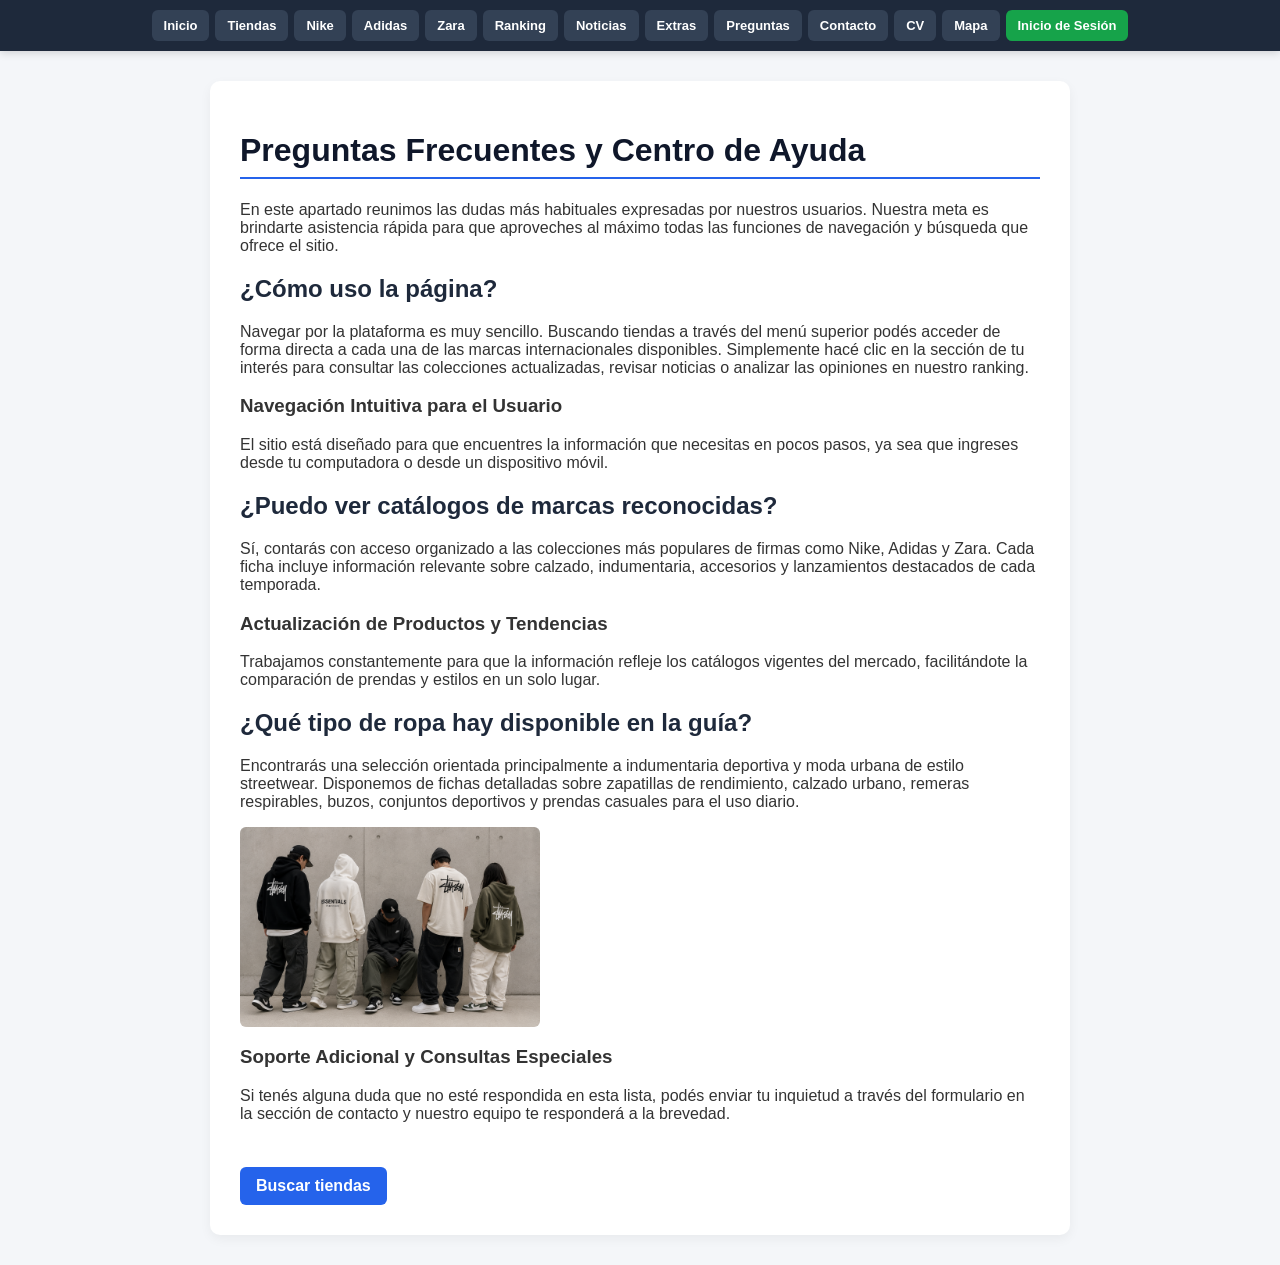
<file: preguntas.html>
<!DOCTYPE html>
<html lang="es">

<head>
    <meta charset="UTF-8">
    <meta name="viewport" content="width=device-width, initial-scale=1.0">
    <title>Preguntas Frecuentes - Guía de Catálogos y Tiendas de Ropa</title>
    <meta name="description" content="Resolvemos tus dudas más comunes sobre cómo navegar en la plataforma, buscar tiendas asociadas y explorar catálogos de ropa deportiva y urbana.">
    <link rel="stylesheet" href="estilos.css">
</head>

<body>

    <nav>
        <a href="index.html" class="nav-btn">Inicio</a>
        <a href="tiendas.html" class="nav-btn">Tiendas</a>
        <a href="nike.html" class="nav-btn">Nike</a>
        <a href="adidas.html" class="nav-btn">Adidas</a>
        <a href="zara.html" class="nav-btn">Zara</a>
        <a href="ranking.html" class="nav-btn">Ranking</a>
        <a href="blog.html" class="nav-btn">Noticias</a>
        <a href="extras.html" class="nav-btn">Extras</a>
        <a href="preguntas.html" class="nav-btn">Preguntas</a>
        <a href="contacto.html" class="nav-btn">Contacto</a>
        <a href="cv.html" class="nav-btn">CV</a>
        <a href="mapa.html" class="nav-btn">Mapa</a>
        <a href="iniciodesesion.html" class="nav-btn nav-login">Inicio de Sesión</a>
    </nav>

    <div class="contenedor">
        <div class="header-seccion">
            <h1>Preguntas Frecuentes y Centro de Ayuda</h1>
            <p>En este apartado reunimos las dudas más habituales expresadas por nuestros usuarios. Nuestra meta es brindarte asistencia rápida para que aproveches al máximo todas las funciones de navegación y búsqueda que ofrece el sitio.</p>
        </div>

        <div class="faq-item">
            <h2>¿Cómo uso la página?</h2>
            <p>Navegar por la plataforma es muy sencillo. Buscando tiendas a través del menú superior podés acceder de forma directa a cada una de las marcas internacionales disponibles. Simplemente hacé clic en la sección de tu interés para consultar las colecciones actualizadas, revisar noticias o analizar las opiniones en nuestro ranking.</p>

            <h3>Navegación Intuitiva para el Usuario</h3>
            <p>El sitio está diseñado para que encuentres la información que necesitas en pocos pasos, ya sea que ingreses desde tu computadora o desde un dispositivo móvil.</p>
        </div>

        <div class="faq-item">
            <h2>¿Puedo ver catálogos de marcas reconocidas?</h2>
            <p>Sí, contarás con acceso organizado a las colecciones más populares de firmas como Nike, Adidas y Zara. Cada ficha incluye información relevante sobre calzado, indumentaria, accesorios y lanzamientos destacados de cada temporada.</p>

            <h3>Actualización de Productos y Tendencias</h3>
            <p>Trabajamos constantemente para que la información refleje los catálogos vigentes del mercado, facilitándote la comparación de prendas y estilos en un solo lugar.</p>
        </div>

        <div class="faq-item">
            <h2>¿Qué tipo de ropa hay disponible en la guía?</h2>
            <p>Encontrarás una selección orientada principalmente a indumentaria deportiva y moda urbana de estilo streetwear. Disponemos de fichas detalladas sobre zapatillas de rendimiento, calzado urbano, remeras respirables, buzos, conjuntos deportivos y prendas casuales para el uso diario.</p>

            <div class="imagen-contenedor">
                <img src="imagenes/ropaurbana.png" width="300" alt="Ejemplo de prendas de ropa urbana y deportiva disponibles en catálogos">
            </div>

            <h3>Soporte Adicional y Consultas Especiales</h3>
            <p>Si tenés alguna duda que no esté respondida en esta lista, podés enviar tu inquietud a través del formulario en la sección de contacto y nuestro equipo te responderá a la brevedad.</p>
        </div>

        <div class="bloque-enlaces">
            <br>
            <a href="tiendas.html" class="boton-link">Buscar tiendas</a>
        </div>
    </div>

</body>

</html>
</file>
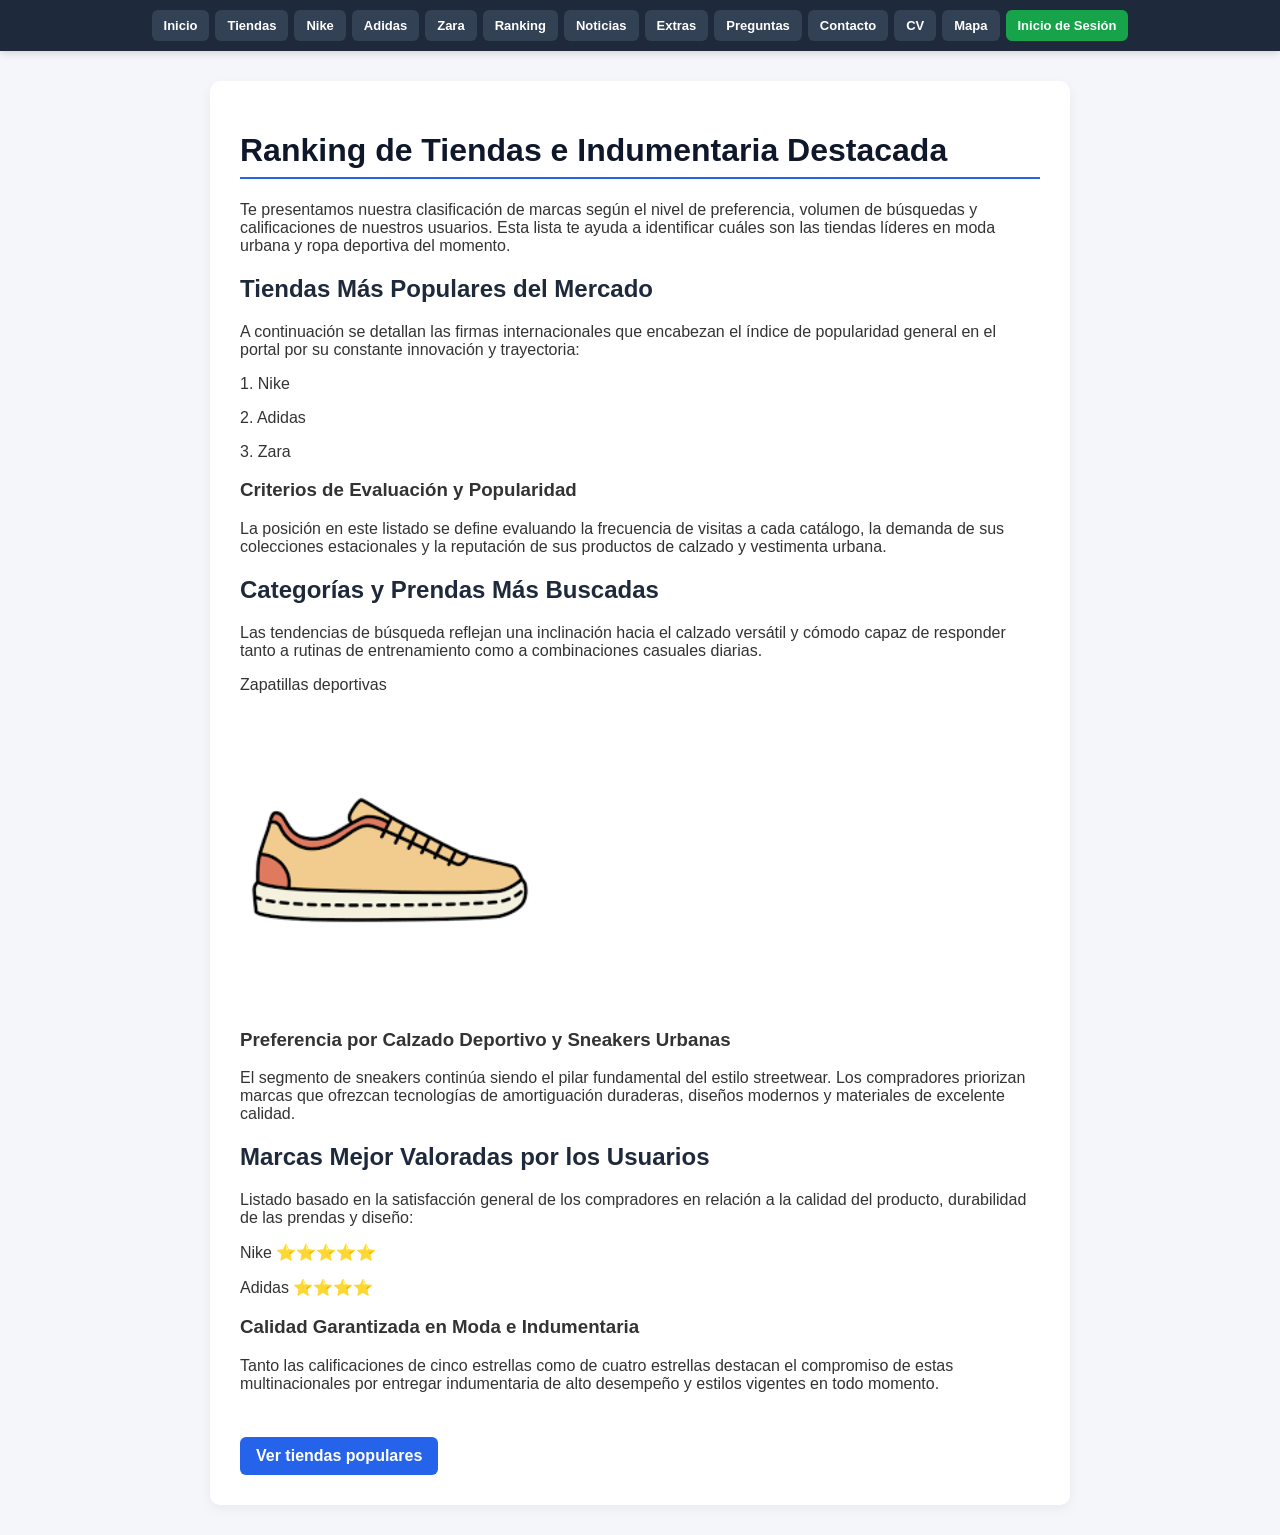
<file: ranking.html>
<!DOCTYPE html>
<html lang="es">

<head>
    <meta charset="UTF-8">
    <meta name="viewport" content="width=device-width, initial-scale=1.0">
    <title>Ranking de Tiendas de Ropa - Las Marcas Más Populares y Valoradas</title>
    <meta name="description" content="Consultá el ranking con las tiendas de ropa urbana y deportiva más populares, buscadas y mejor valoradas por los usuarios, como Nike, Adidas y Zara.">
    <link rel="stylesheet" href="estilos.css">
</head>

<body>

    <nav>
        <a href="index.html" class="nav-btn">Inicio</a>
        <a href="tiendas.html" class="nav-btn">Tiendas</a>
        <a href="nike.html" class="nav-btn">Nike</a>
        <a href="adidas.html" class="nav-btn">Adidas</a>
        <a href="zara.html" class="nav-btn">Zara</a>
        <a href="ranking.html" class="nav-btn">Ranking</a>
        <a href="blog.html" class="nav-btn">Noticias</a>
        <a href="extras.html" class="nav-btn">Extras</a>
        <a href="preguntas.html" class="nav-btn">Preguntas</a>
        <a href="contacto.html" class="nav-btn">Contacto</a>
        <a href="cv.html" class="nav-btn">CV</a>
        <a href="mapa.html" class="nav-btn">Mapa</a>
        <a href="iniciodesesion.html" class="nav-btn nav-login">Inicio de Sesión</a>
    </nav>

    <div class="contenedor">
        <div class="header-seccion">
            <h1>Ranking de Tiendas e Indumentaria Destacada</h1>
            <p>Te presentamos nuestra clasificación de marcas según el nivel de preferencia, volumen de búsquedas y calificaciones de nuestros usuarios. Esta lista te ayuda a identificar cuáles son las tiendas líderes en moda urbana y ropa deportiva del momento.</p>
        </div>

        <div class="bloque-ranking">
            <h2>Tiendas Más Populares del Mercado</h2>
            <p>A continuación se detallan las firmas internacionales que encabezan el índice de popularidad general en el portal por su constante innovación y trayectoria:</p>

            <div class="lista-popularidad">
                <p>1. Nike</p>
                <p>2. Adidas</p>
                <p>3. Zara</p>
            </div>

            <h3>Criterios de Evaluación y Popularidad</h3>
            <p>La posición en este listado se define evaluando la frecuencia de visitas a cada catálogo, la demanda de sus colecciones estacionales y la reputación de sus productos de calzado y vestimenta urbana.</p>
        </div>

        <div class="bloque-ranking">
            <h2>Categorías y Prendas Más Buscadas</h2>
            <p>Las tendencias de búsqueda reflejan una inclinación hacia el calzado versátil y cómodo capaz de responder tanto a rutinas de entrenamiento como a combinaciones casuales diarias.</p>

            <div class="item-destacado">
                <p>Zapatillas deportivas</p>
                <div class="imagen-contenedor">
                    <img src="imagenes/zapatillas.png" width="300" alt="Zapatillas deportivas y urbanas más buscadas por los usuarios">
                </div>
            </div>

            <h3>Preferencia por Calzado Deportivo y Sneakers Urbanas</h3>
            <p>El segmento de sneakers continúa siendo el pilar fundamental del estilo streetwear. Los compradores priorizan marcas que ofrezcan tecnologías de amortiguación duraderas, diseños modernos y materiales de excelente calidad.</p>
        </div>

        <div class="bloque-ranking">
            <h2>Marcas Mejor Valoradas por los Usuarios</h2>
            <p>Listado basado en la satisfacción general de los compradores en relación a la calidad del producto, durabilidad de las prendas y diseño:</p>

            <div class="valoraciones">
                <p>Nike ⭐⭐⭐⭐⭐</p>
                <p>Adidas ⭐⭐⭐⭐</p>
            </div>

            <h3>Calidad Garantizada en Moda e Indumentaria</h3>
            <p>Tanto las calificaciones de cinco estrellas como de cuatro estrellas destacan el compromiso de estas multinacionales por entregar indumentaria de alto desempeño y estilos vigentes en todo momento.</p>
        </div>

        <div class="bloque-enlaces">
            <br>
            <a href="tiendas.html" class="boton-link">Ver tiendas populares</a>
        </div>
    </div>

</body>

</html>
</file>
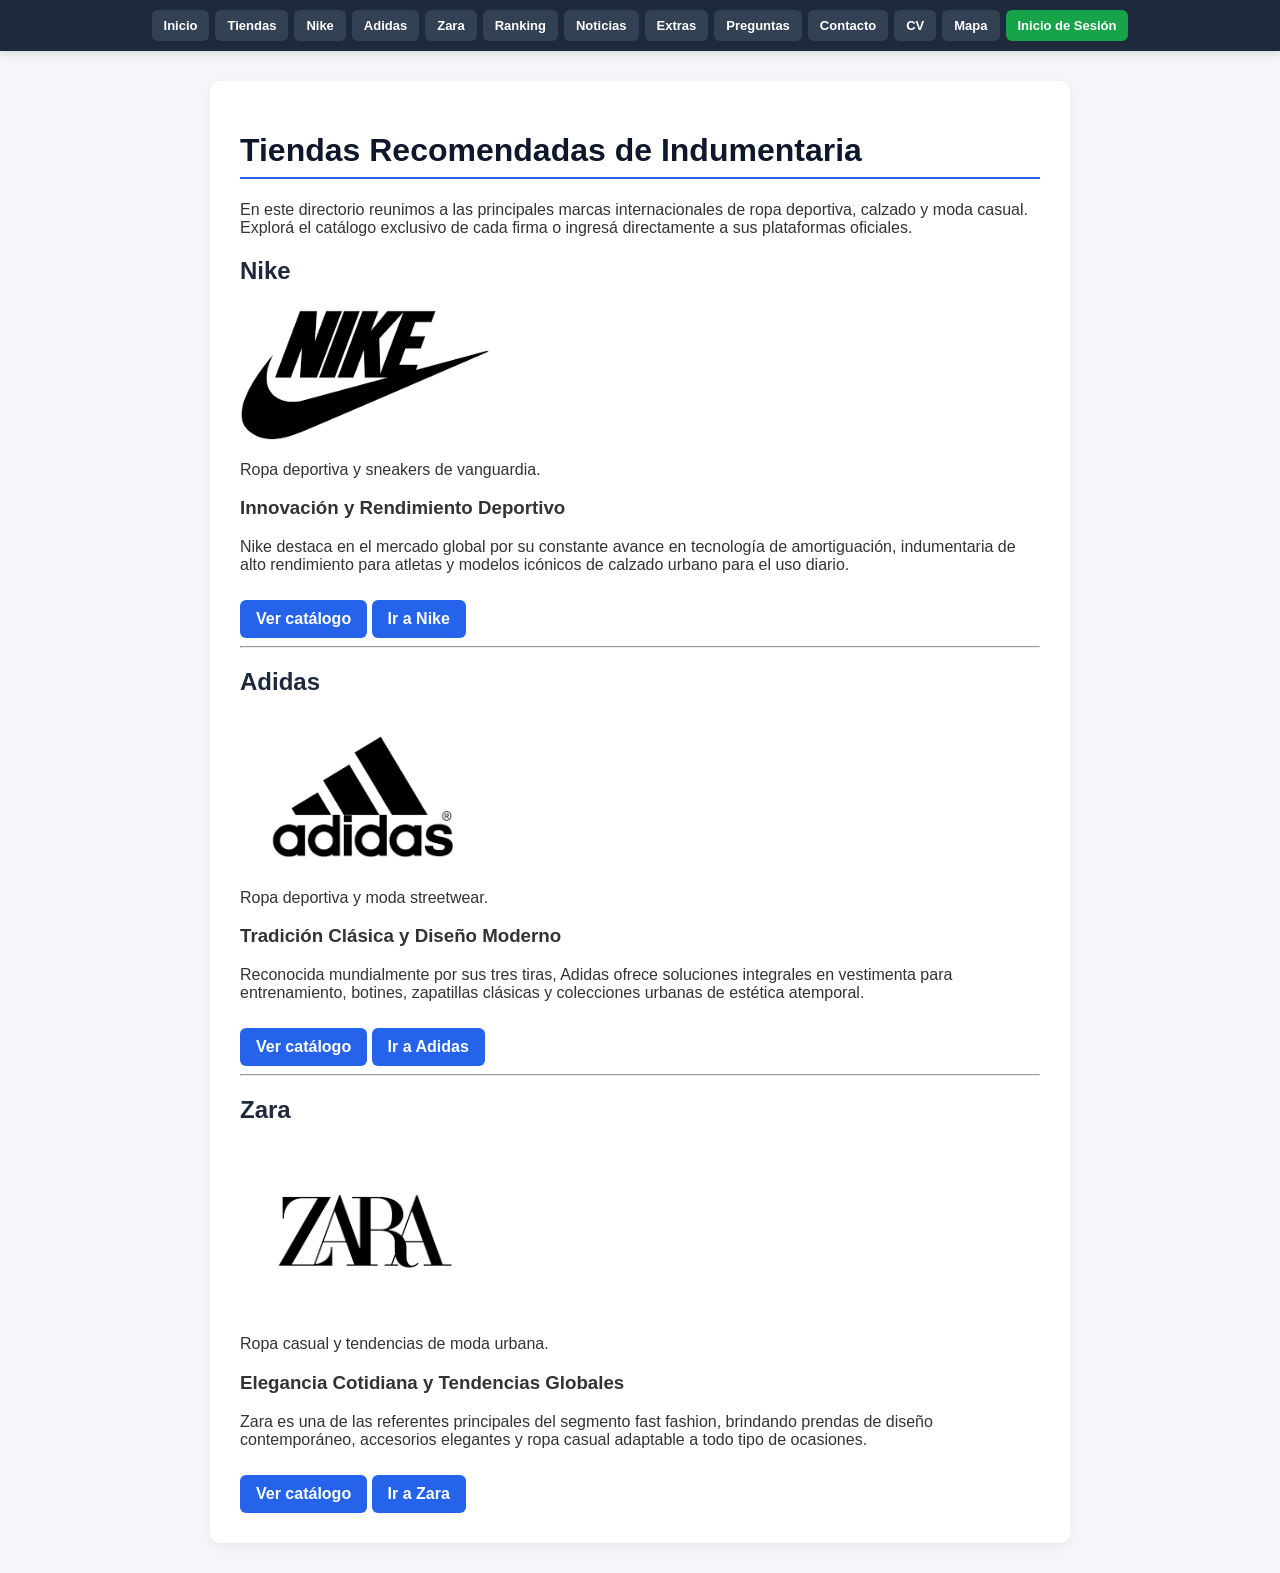
<file: tiendas.html>
<!DOCTYPE html>
<html lang="es">

<head>
    <meta charset="UTF-8">
    <meta name="viewport" content="width=device-width, initial-scale=1.0">
    <title>Tiendas Recomendadas - Catálogo de Ropa Deportiva y Urbana</title>
    <meta name="description" content="Explorá el directorio de tiendas recomendadas con las mejores marcas internacionales: Nike, Adidas y Zara. Accedé a sus catálogos oficiales y sitios web.">
    <link rel="stylesheet" href="estilos.css">
</head>

<body>

    <nav>
        <a href="index.html" class="nav-btn">Inicio</a>
        <a href="tiendas.html" class="nav-btn">Tiendas</a>
        <a href="nike.html" class="nav-btn">Nike</a>
        <a href="adidas.html" class="nav-btn">Adidas</a>
        <a href="zara.html" class="nav-btn">Zara</a>
        <a href="ranking.html" class="nav-btn">Ranking</a>
        <a href="blog.html" class="nav-btn">Noticias</a>
        <a href="extras.html" class="nav-btn">Extras</a>
        <a href="preguntas.html" class="nav-btn">Preguntas</a>
        <a href="contacto.html" class="nav-btn">Contacto</a>
        <a href="cv.html" class="nav-btn">CV</a>
        <a href="mapa.html" class="nav-btn">Mapa</a>
        <a href="iniciodesesion.html" class="nav-btn nav-login">Inicio de Sesión</a>
    </nav>

    <div class="contenedor">
        <div class="header-seccion">
            <h1>Tiendas Recomendadas de Indumentaria</h1>
            <p>En este directorio reunimos a las principales marcas internacionales de ropa deportiva, calzado y moda casual. Explorá el catálogo exclusivo de cada firma o ingresá directamente a sus plataformas oficiales.</p>
        </div>

        <div class="tarjeta-tienda">
            <h2>Nike</h2>

            <div class="imagen-contenedor">
                <img src="imagenes/nike.png" width="250" alt="Logo oficial de la marca de ropa deportiva Nike">
            </div>

            <p>Ropa deportiva y sneakers de vanguardia.</p>

            <h3>Innovación y Rendimiento Deportivo</h3>
            <p>Nike destaca en el mercado global por su constante avance en tecnología de amortiguación, indumentaria de alto rendimiento para atletas y modelos icónicos de calzado urbano para el uso diario.</p>

            <div class="botones-accion">
                <a href="nike.html" class="boton-link">Ver catálogo</a>
                <a href="https://www.nike.com" target="_blank" rel="noopener" class="boton-link">Ir a Nike</a>
            </div>
        </div>

        <hr>

        <div class="tarjeta-tienda">
            <h2>Adidas</h2>

            <div class="imagen-contenedor">
                <img src="imagenes/adidas.png" width="250" alt="Logo oficial de la marca deportiva Adidas">
            </div>

            <p>Ropa deportiva y moda streetwear.</p>

            <h3>Tradición Clásica y Diseño Moderno</h3>
            <p>Reconocida mundialmente por sus tres tiras, Adidas ofrece soluciones integrales en vestimenta para entrenamiento, botines, zapatillas clásicas y colecciones urbanas de estética atemporal.</p>

            <div class="botones-accion">
                <a href="adidas.html" class="boton-link">Ver catálogo</a>
                <a href="https://www.adidas.com" target="_blank" rel="noopener" class="boton-link">Ir a Adidas</a>
            </div>
        </div>

        <hr>

        <div class="tarjeta-tienda">
            <h2>Zara</h2>

            <div class="imagen-contenedor">
                <img src="imagenes/zara.png" width="250" alt="Logo oficial de la tienda de ropa casual Zara">
            </div>

            <p>Ropa casual y tendencias de moda urbana.</p>

            <h3>Elegancia Cotidiana y Tendencias Globales</h3>
            <p>Zara es una de las referentes principales del segmento fast fashion, brindando prendas de diseño contemporáneo, accesorios elegantes y ropa casual adaptable a todo tipo de ocasiones.</p>

            <div class="botones-accion">
                <a href="zara.html" class="boton-link">Ver catálogo</a>
                <a href="https://www.zara.com" target="_blank" rel="noopener" class="boton-link">Ir a Zara</a>
            </div>
        </div>
    </div>

</body>

</html>
</file>
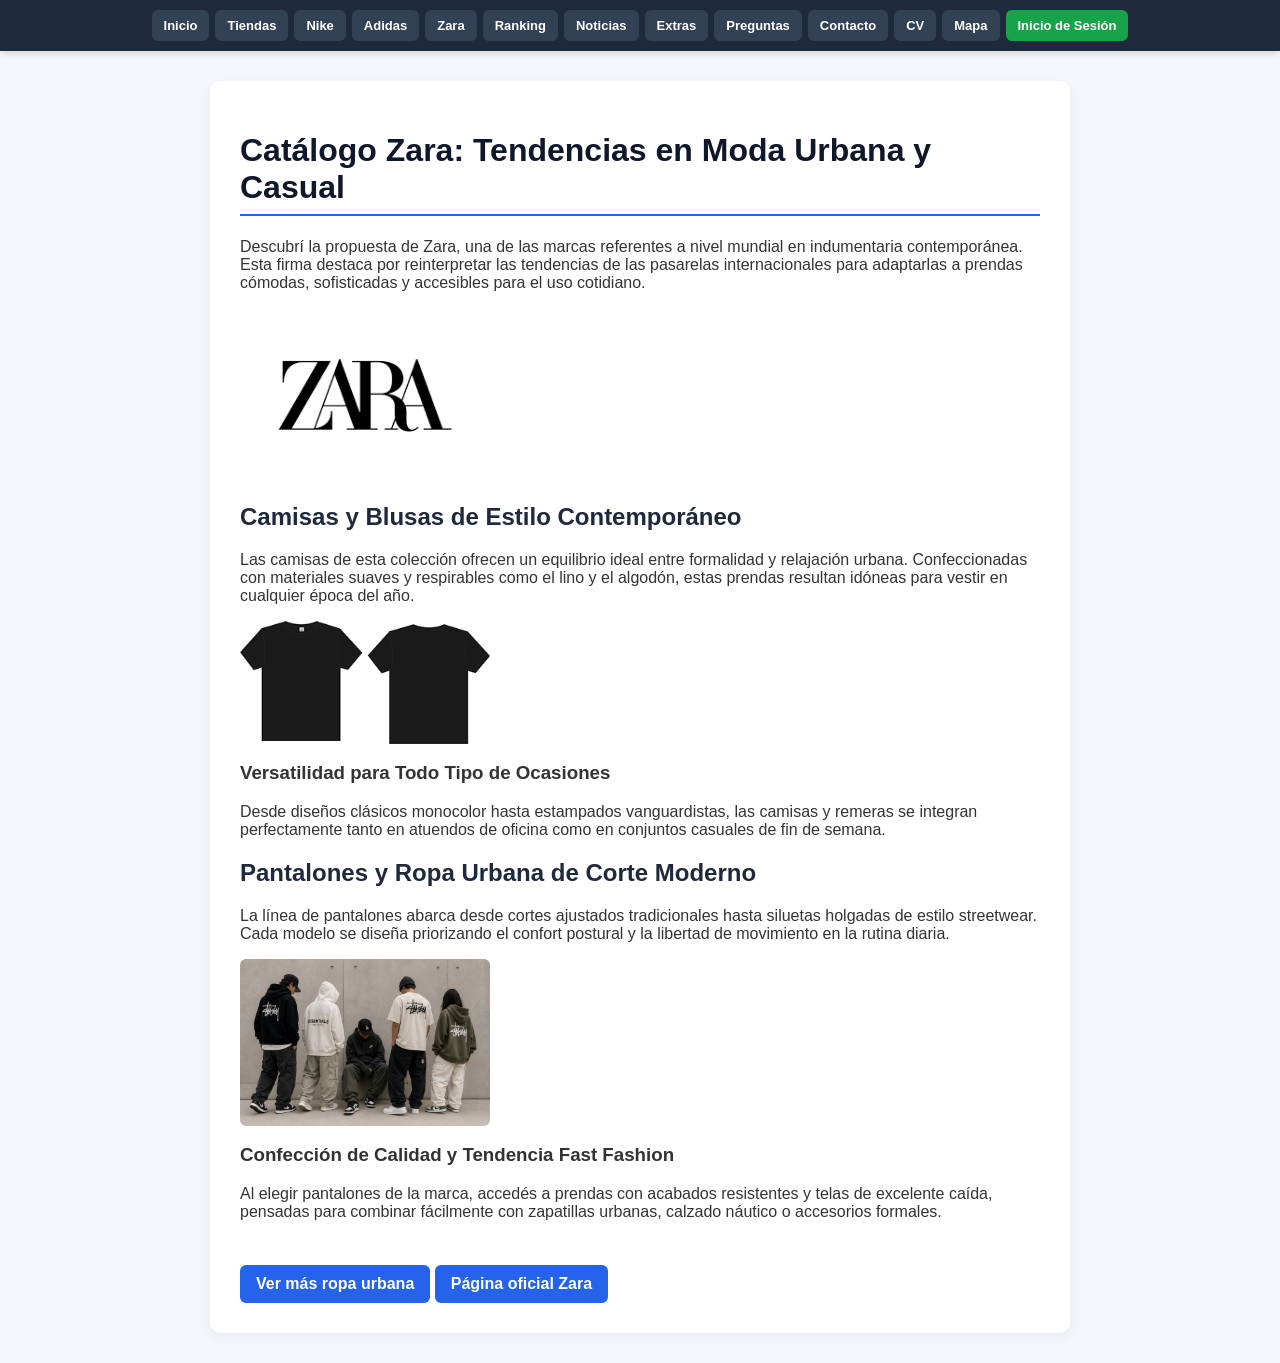
<file: zara.html>
<!DOCTYPE html>
<html lang="es">

<head>
    <meta charset="UTF-8">
    <meta name="viewport" content="width=device-width, initial-scale=1.0">
    <title>Catálogo Zara - Camisas, Pantalones y Moda Urbana Casual</title>
    <meta name="description" content="Explorá el catálogo de Zara con lo último en camisas elegantes, pantalones modernos y moda urbana casual. Accedé a la colección oficial de la marca.">
    <link rel="stylesheet" href="estilos.css">
</head>

<body>

    <nav>
        <a href="index.html" class="nav-btn">Inicio</a>
        <a href="tiendas.html" class="nav-btn">Tiendas</a>
        <a href="nike.html" class="nav-btn">Nike</a>
        <a href="adidas.html" class="nav-btn">Adidas</a>
        <a href="zara.html" class="nav-btn">Zara</a>
        <a href="ranking.html" class="nav-btn">Ranking</a>
        <a href="blog.html" class="nav-btn">Noticias</a>
        <a href="extras.html" class="nav-btn">Extras</a>
        <a href="preguntas.html" class="nav-btn">Preguntas</a>
        <a href="contacto.html" class="nav-btn">Contacto</a>
        <a href="cv.html" class="nav-btn">CV</a>
        <a href="mapa.html" class="nav-btn">Mapa</a>
        <a href="iniciodesesion.html" class="nav-btn nav-login">Inicio de Sesión</a>
    </nav>

    <div class="contenedor">
        <div class="header-seccion">
            <h1>Catálogo Zara: Tendencias en Moda Urbana y Casual</h1>
            <p>Descubrí la propuesta de Zara, una de las marcas referentes a nivel mundial en indumentaria contemporánea. Esta firma destaca por reinterpretar las tendencias de las pasarelas internacionales para adaptarlas a prendas cómodas, sofisticadas y accesibles para el uso cotidiano.</p>

            <div class="logo-marca">
                <img src="imagenes/zara.png" width="250" alt="Logo oficial de la marca de indumentaria Zara">
            </div>
        </div>

        <div class="bloque-producto">
            <h2>Camisas y Blusas de Estilo Contemporáneo</h2>
            <p>Las camisas de esta colección ofrecen un equilibrio ideal entre formalidad y relajación urbana. Confeccionadas con materiales suaves y respirables como el lino y el algodón, estas prendas resultan idóneas para vestir en cualquier época del año.</p>

            <div class="imagen-contenedor">
                <img src="imagenes/remera.png" width="250" alt="Camisa y remera de moda casual marca Zara">
            </div>

            <h3>Versatilidad para Todo Tipo de Ocasiones</h3>
            <p>Desde diseños clásicos monocolor hasta estampados vanguardistas, las camisas y remeras se integran perfectamente tanto en atuendos de oficina como en conjuntos casuales de fin de semana.</p>
        </div>

        <div class="bloque-producto">
            <h2>Pantalones y Ropa Urbana de Corte Moderno</h2>
            <p>La línea de pantalones abarca desde cortes ajustados tradicionales hasta siluetas holgadas de estilo streetwear. Cada modelo se diseña priorizando el confort postural y la libertad de movimiento en la rutina diaria.</p>

            <div class="imagen-contenedor">
                <img src="imagenes/ropaurbana.png" width="250" alt="Pantalón y vestimenta de ropa urbana casual Zara">
            </div>

            <h3>Confección de Calidad y Tendencia Fast Fashion</h3>
            <p>Al elegir pantalones de la marca, accedés a prendas con acabados resistentes y telas de excelente caída, pensadas para combinar fácilmente con zapatillas urbanas, calzado náutico o accesorios formales.</p>
        </div>

        <div class="bloque-enlaces">
            <br>
            <a href="extras.html" class="boton-link">Ver más ropa urbana</a>
            <a href="https://www.zara.com" target="_blank" rel="noopener" class="boton-link">Página oficial Zara</a>
        </div>
    </div>

</body>

</html>
</file>
<file: estilos.css>
/* Estilos generales */
body {
    font-family: Arial, sans-serif;
    margin: 0;
    padding: 0;
    background-color: #f4f6f9;
    color: #333;
}

/* Barra de Navegación Superior Arreglada */
nav {
    background-color: #1e293b;
    padding: 10px;
    display: flex;
    flex-wrap: wrap;
    justify-content: center;
    gap: 6px;
    position: sticky;
    top: 0;
    z-index: 1000;
    box-shadow: 0 2px 8px rgba(0,0,0,0.15);
}

/* Botones del menú */
.nav-btn {
    background-color: #334155;
    color: #ffffff;
    text-decoration: none;
    padding: 8px 12px;
    border-radius: 6px;
    font-size: 13px;
    font-weight: bold;
    transition: background-color 0.2s;
    white-space: nowrap;
}

.nav-btn:hover {
    background-color: #2563eb;
}

/* Botón destacado Inicio de Sesión */
.nav-login {
    background-color: #16a34a;
}

.nav-login:hover {
    background-color: #15803d;
}

/* Contenedor principal */
.contenedor {
    max-width: 800px;
    margin: 30px auto;
    background-color: #ffffff;
    padding: 30px;
    border-radius: 10px;
    box-shadow: 0 4px 12px rgba(0,0,0,0.05);
}

h1 {
    color: #0f172a;
    border-bottom: 2px solid #2563eb;
    padding-bottom: 8px;
}

h2 {
    color: #1e293b;
}

img {
    max-width: 100%;
    height: auto;
    display: block;
    margin: 15px 0;
    border-radius: 6px;
}

/* Inputs y Botones */
input[type="text"],
input[type="email"],
input[type="password"],
textarea {
    width: 100%;
    max-width: 400px;
    padding: 10px;
    border: 1px solid #cbd5e1;
    border-radius: 6px;
    box-sizing: border-box;
}

.btn-submit {
    background-color: #2563eb;
    color: white;
    border: none;
    padding: 10px 20px;
    font-size: 15px;
    font-weight: bold;
    border-radius: 6px;
    cursor: pointer;
}

.btn-submit:hover {
    background-color: #1d4ed8;
}

.boton-link {
    display: inline-block;
    background-color: #2563eb;
    color: #ffffff;
    padding: 10px 16px;
    text-decoration: none;
    border-radius: 6px;
    font-weight: bold;
    margin-top: 10px;
}

.boton-link:hover {
    background-color: #1d4ed8;
}
</file>
